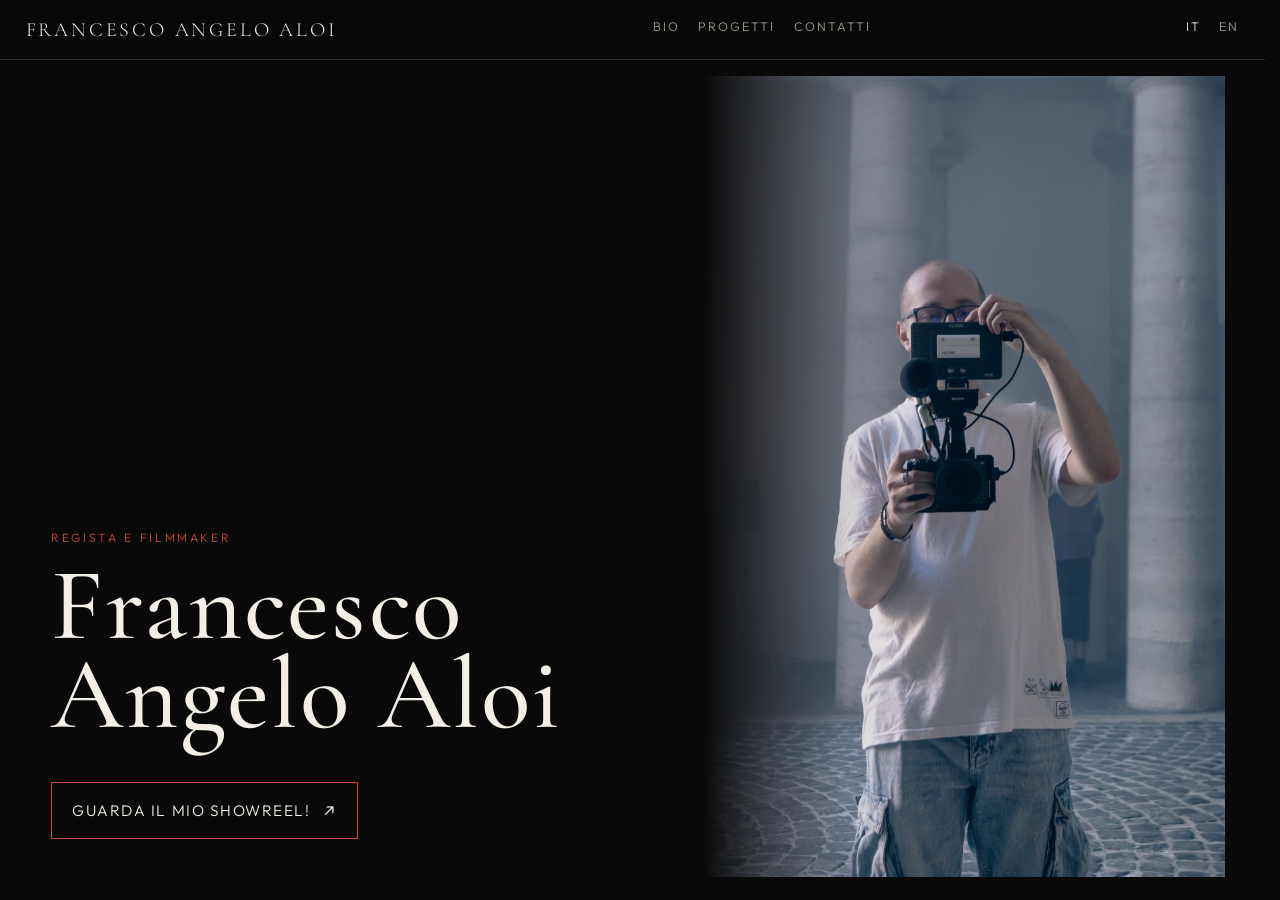
<file: index.html>
<!DOCTYPE html>
<html lang="it">
<head>
  <meta charset="utf-8">
  <meta name="viewport" content="width=device-width, initial-scale=1">
  <title>Francesco Angelo Aloi — Regista e filmmaker</title>
  <meta name="description" content="Francesco Angelo Aloi, regista e filmmaker. Progetti audiovisivi, branded e cinematografici.">
  <link rel="preconnect" href="https://fonts.googleapis.com">
  <link rel="preconnect" href="https://fonts.gstatic.com" crossorigin>
  <link href="https://fonts.googleapis.com/css2?family=Cormorant+Garamond:wght@500;600&family=Outfit:wght@300;400&display=swap" rel="stylesheet">
  <link rel="stylesheet" href="css/site.css">
    <link rel="icon" href="/assets/favicon.ico" sizes="any">
    <link rel="icon" type="image/svg+xml" href="/assets/favicon.svg">
    <link rel="icon" type="image/png" sizes="32x32" href="/assets/favicon-32.png">
    <link rel="icon" type="image/png" sizes="16x16" href="/assets/favicon-16.png">
</head>
<body>
  <header class="nav">
    <a class="brand" href="index.html">Francesco Angelo Aloi</a>
    <nav class="nav-links" aria-label="Pagine">
      <a href="bio.html">Bio</a>
      <a href="progetti.html">Progetti</a>
      <a href="contatti.html">Contatti</a>
    </nav>
    <nav class="langs" aria-label="Lingua">
      <a href="index.html" aria-current="true" lang="it">IT</a>
      <a href="en/index.html" lang="en">EN</a>
    </nav>
  </header>
  <main class="hero">
    <div class="hero-copy">
      <p class="kicker">Regista e filmmaker</p>
      <h1>Francesco<br>Angelo Aloi</h1>
      <div class="actions hero-actions">
        <a class="showreel-cta" href="https://www.youtube.com/watch?v=T7Sy6mtHRzk">Guarda il mio Showreel!</a>
      </div>
    </div>
    <figure class="hero-still">
      <img src="images/portrait.jpg" alt="Francesco Angelo Aloi con una camera in una sala con colonne, nella nebbia">
    </figure>
  </main>
</body>
</html>
</file>
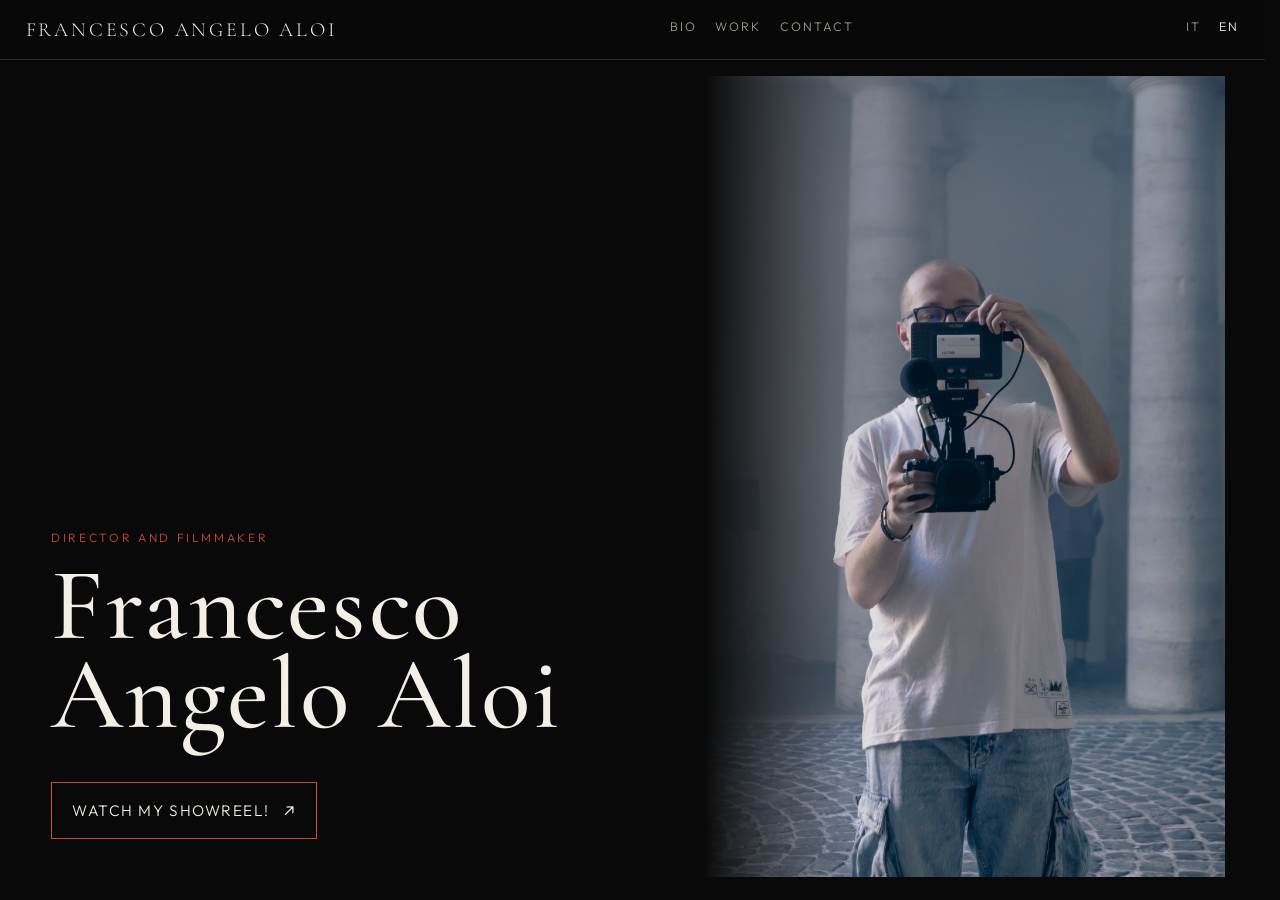
<file: en/index.html>
<!DOCTYPE html>
<html lang="en">
<head>
  <meta charset="utf-8">
  <meta name="viewport" content="width=device-width, initial-scale=1">
  <title>Francesco Angelo Aloi — Director and filmmaker</title>
  <meta name="description" content="Francesco Angelo Aloi, director and filmmaker. Audiovisual, branded, and cinematic work.">
  <link rel="preconnect" href="https://fonts.googleapis.com">
  <link rel="preconnect" href="https://fonts.gstatic.com" crossorigin>
  <link href="https://fonts.googleapis.com/css2?family=Cormorant+Garamond:wght@500;600&family=Outfit:wght@300;400&display=swap" rel="stylesheet">
  <link rel="stylesheet" href="../css/site.css">
    <link rel="icon" href="/assets/favicon.ico" sizes="any">
    <link rel="icon" type="image/svg+xml" href="/assets/favicon.svg">
    <link rel="icon" type="image/png" sizes="32x32" href="/assets/favicon-32.png">
    <link rel="icon" type="image/png" sizes="16x16" href="/assets/favicon-16.png">
</head>
<body>
  <header class="nav">
    <a class="brand" href="index.html">Francesco Angelo Aloi</a>
    <nav class="nav-links" aria-label="Pages">
      <a href="bio.html">Bio</a>
      <a href="work.html">Work</a>
      <a href="contact.html">Contact</a>
    </nav>
    <nav class="langs" aria-label="Language">
      <a href="../index.html" lang="it">IT</a>
      <a href="index.html" aria-current="true" lang="en">EN</a>
    </nav>
  </header>
  <main class="hero">
    <div class="hero-copy">
      <p class="kicker">Director and filmmaker</p>
      <h1>Francesco<br>Angelo Aloi</h1>
      <div class="actions hero-actions">
        <a class="showreel-cta" href="https://www.youtube.com/watch?v=T7Sy6mtHRzk">Watch my Showreel!</a>
      </div>
    </div>
    <figure class="hero-still">
      <img src="../images/portrait.jpg" alt="Francesco Angelo Aloi holding a camera in a foggy hall of columns">
    </figure>
  </main>
</body>
</html>
</file>
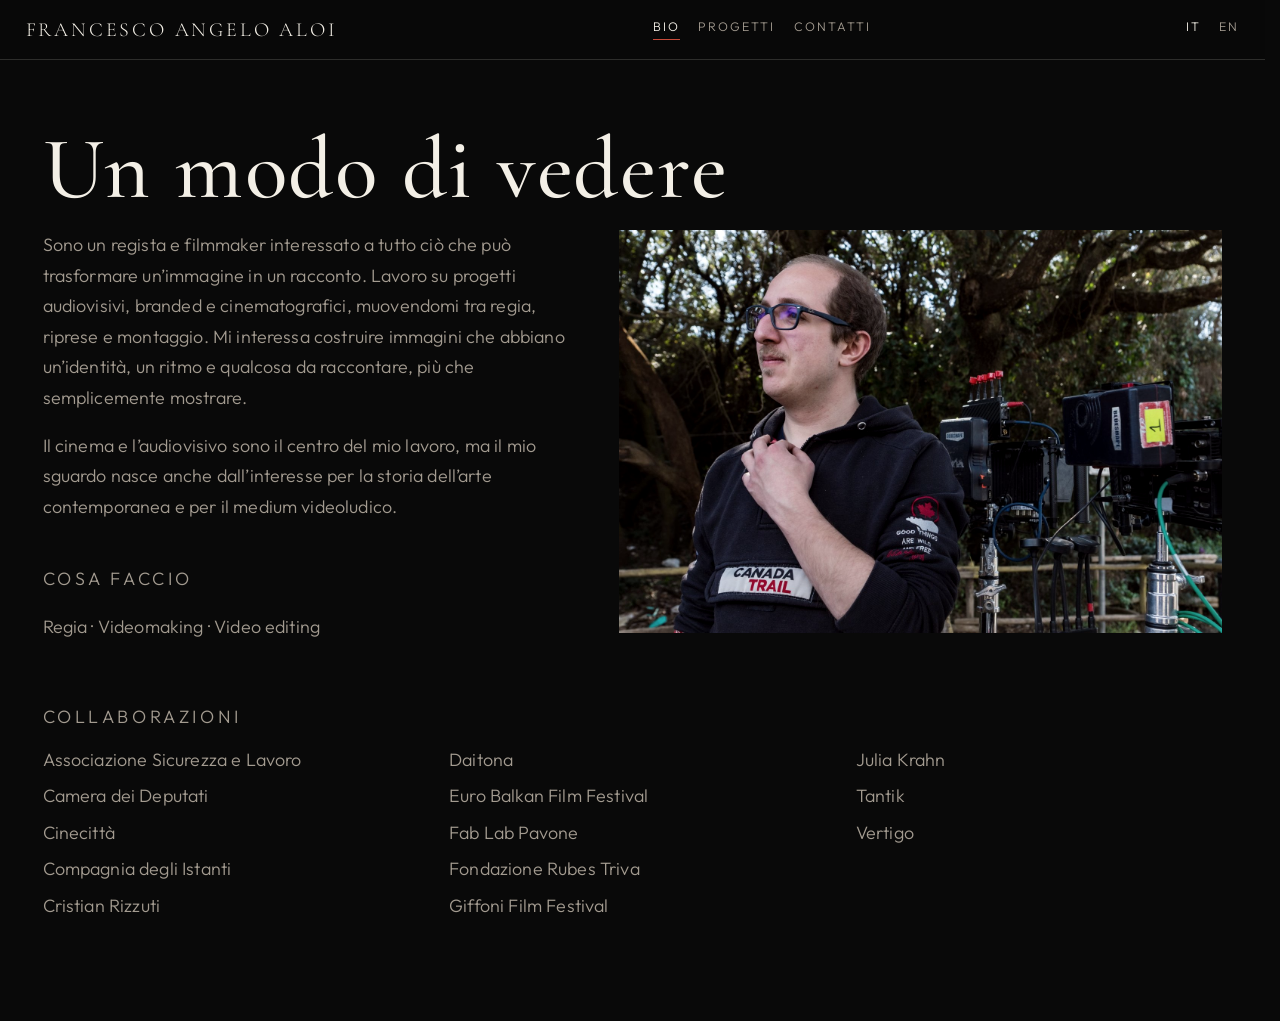
<file: bio.html>
<!DOCTYPE html>
<html lang="it">
<head>
  <meta charset="utf-8">
  <meta name="viewport" content="width=device-width, initial-scale=1">
  <title>Bio — Francesco Angelo Aloi</title>
  <link rel="preconnect" href="https://fonts.googleapis.com">
  <link rel="preconnect" href="https://fonts.gstatic.com" crossorigin>
  <link href="https://fonts.googleapis.com/css2?family=Cormorant+Garamond:wght@500;600&family=Outfit:wght@300;400&display=swap" rel="stylesheet">
  <link rel="stylesheet" href="css/site.css">
    <link rel="icon" href="/assets/favicon.ico" sizes="any">
    <link rel="icon" type="image/svg+xml" href="/assets/favicon.svg">
    <link rel="icon" type="image/png" sizes="32x32" href="/assets/favicon-32.png">
    <link rel="icon" type="image/png" sizes="16x16" href="/assets/favicon-16.png">
</head>
<body>
  <header class="nav">
    <a class="brand" href="index.html">Francesco Angelo Aloi</a>
    <nav class="nav-links" aria-label="Pagine">
      <a href="bio.html" aria-current="page">Bio</a>
      <a href="progetti.html">Progetti</a>
      <a href="contatti.html">Contatti</a>
    </nav>
    <nav class="langs" aria-label="Lingua">
      <a href="bio.html" aria-current="true" lang="it">IT</a>
      <a href="en/bio.html" lang="en">EN</a>
    </nav>
  </header>
  <main class="page page-wide prose">
    <h1>Un modo di vedere</h1>
    <div class="bio-intro">
      <div class="bio-text">
        <p>Sono un regista e filmmaker interessato a tutto ciò che può trasformare un’immagine in un racconto. Lavoro su progetti audiovisivi, branded e cinematografici, muovendomi tra regia, riprese e montaggio. Mi interessa costruire immagini che abbiano un’identità, un ritmo e qualcosa da raccontare, più che semplicemente mostrare.</p>
        <p>Il cinema e l’audiovisivo sono il centro del mio lavoro, ma il mio sguardo nasce anche dall’interesse per la storia dell’arte contemporanea e per il medium videoludico.</p>
        <p class="section-label">Cosa faccio</p>
        <p class="roles">Regia · Videomaking · Video editing</p>
      </div>
      <figure class="bio-photo"><img src="images/bio.jpg" width="1600" height="1066" alt="Francesco Angelo Aloi sul set, accanto a una macchina da presa"></figure>
    </div>
    <p class="section-label">Collaborazioni</p>
    <ul class="collab-list">
      <li>Associazione Sicurezza e Lavoro</li>
      <li>Camera dei Deputati</li>
      <li>Cinecittà</li>
      <li>Compagnia degli Istanti</li>
      <li>Cristian Rizzuti</li>
      <li>Daitona</li>
      <li>Euro Balkan Film Festival</li>
      <li>Fab Lab Pavone</li>
      <li>Fondazione Rubes Triva</li>
      <li>Giffoni Film Festival</li>
      <li>Julia Krahn</li>
      <li>Tantik</li>
      <li>Vertigo</li>
    </ul>
  </main>
</body>
</html>
</file>
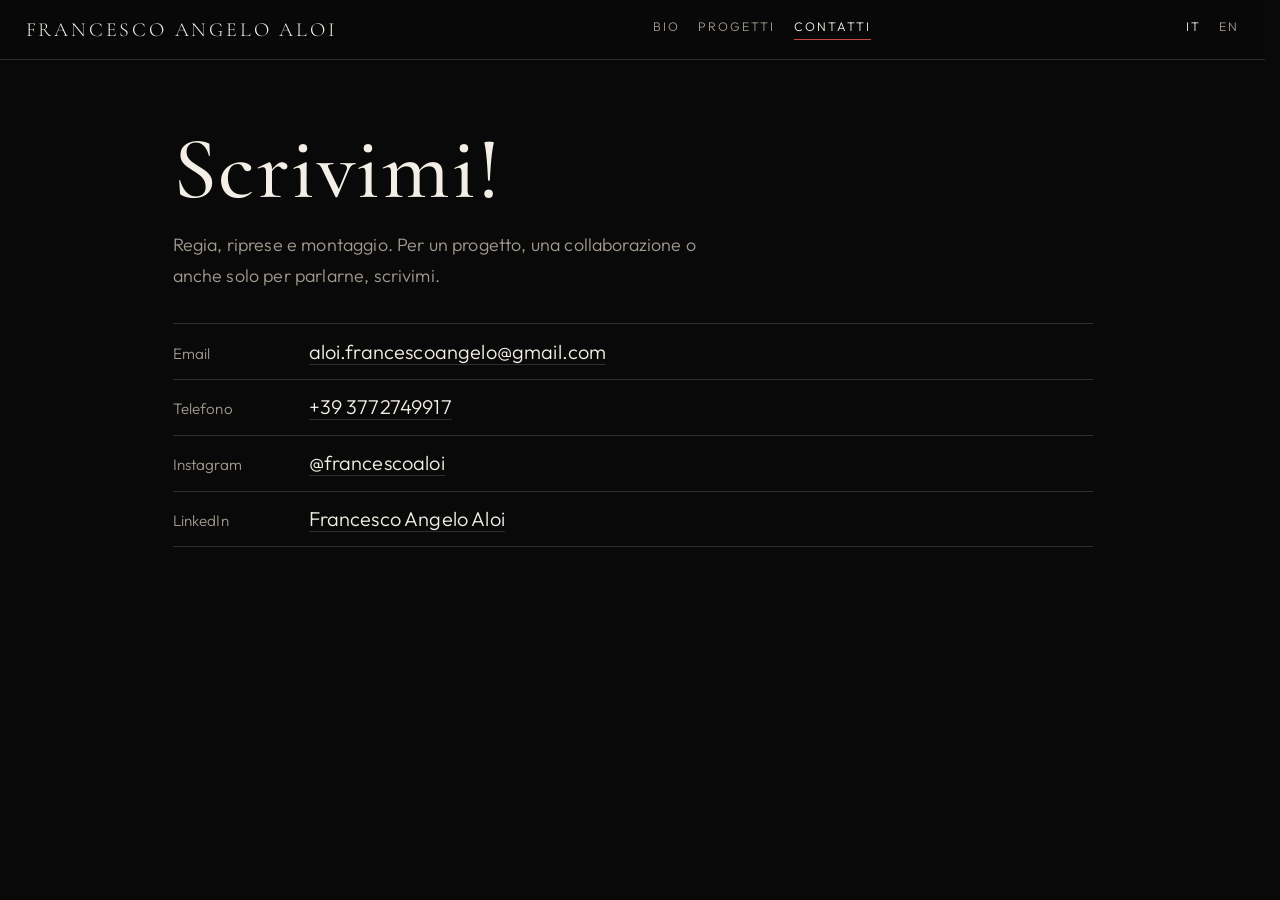
<file: contatti.html>
<!DOCTYPE html>
<html lang="it">
<head>
  <meta charset="utf-8">
  <meta name="viewport" content="width=device-width, initial-scale=1">
  <title>Contatti — Francesco Angelo Aloi</title>
  <link rel="preconnect" href="https://fonts.googleapis.com">
  <link rel="preconnect" href="https://fonts.gstatic.com" crossorigin>
  <link href="https://fonts.googleapis.com/css2?family=Cormorant+Garamond:wght@500;600&family=Outfit:wght@300;400&display=swap" rel="stylesheet">
  <link rel="stylesheet" href="css/site.css">
    <link rel="icon" href="/assets/favicon.ico" sizes="any">
    <link rel="icon" type="image/svg+xml" href="/assets/favicon.svg">
    <link rel="icon" type="image/png" sizes="32x32" href="/assets/favicon-32.png">
    <link rel="icon" type="image/png" sizes="16x16" href="/assets/favicon-16.png">
</head>
<body>
  <header class="nav">
    <a class="brand" href="index.html">Francesco Angelo Aloi</a>
    <nav class="nav-links" aria-label="Pagine">
      <a href="bio.html">Bio</a>
      <a href="progetti.html">Progetti</a>
      <a href="contatti.html" aria-current="page">Contatti</a>
    </nav>
    <nav class="langs" aria-label="Lingua">
      <a href="contatti.html" aria-current="true" lang="it">IT</a>
      <a href="en/contact.html" lang="en">EN</a>
    </nav>
  </header>
  <main class="page">
    <h1>Scrivimi!</h1>
    <p class="contact-lede">Regia, riprese e montaggio. Per un progetto, una collaborazione o anche solo per parlarne, scrivimi.</p>
    <ul class="contact-list">
      <li><span class="contact-label">Email</span><a href="mailto:aloi.francescoangelo@gmail.com">aloi.francescoangelo@gmail.com</a></li>
      <li><span class="contact-label">Telefono</span><a href="tel:+393772749917">+39 3772749917</a></li>
      <li><span class="contact-label">Instagram</span><a href="https://www.instagram.com/francescoaloi/">@francescoaloi</a></li>
      <li><span class="contact-label">LinkedIn</span><a href="https://www.linkedin.com/in/francesco-angelo-aloi/">Francesco Angelo Aloi</a></li>
    </ul>
  </main>
</body>
</html>
</file>
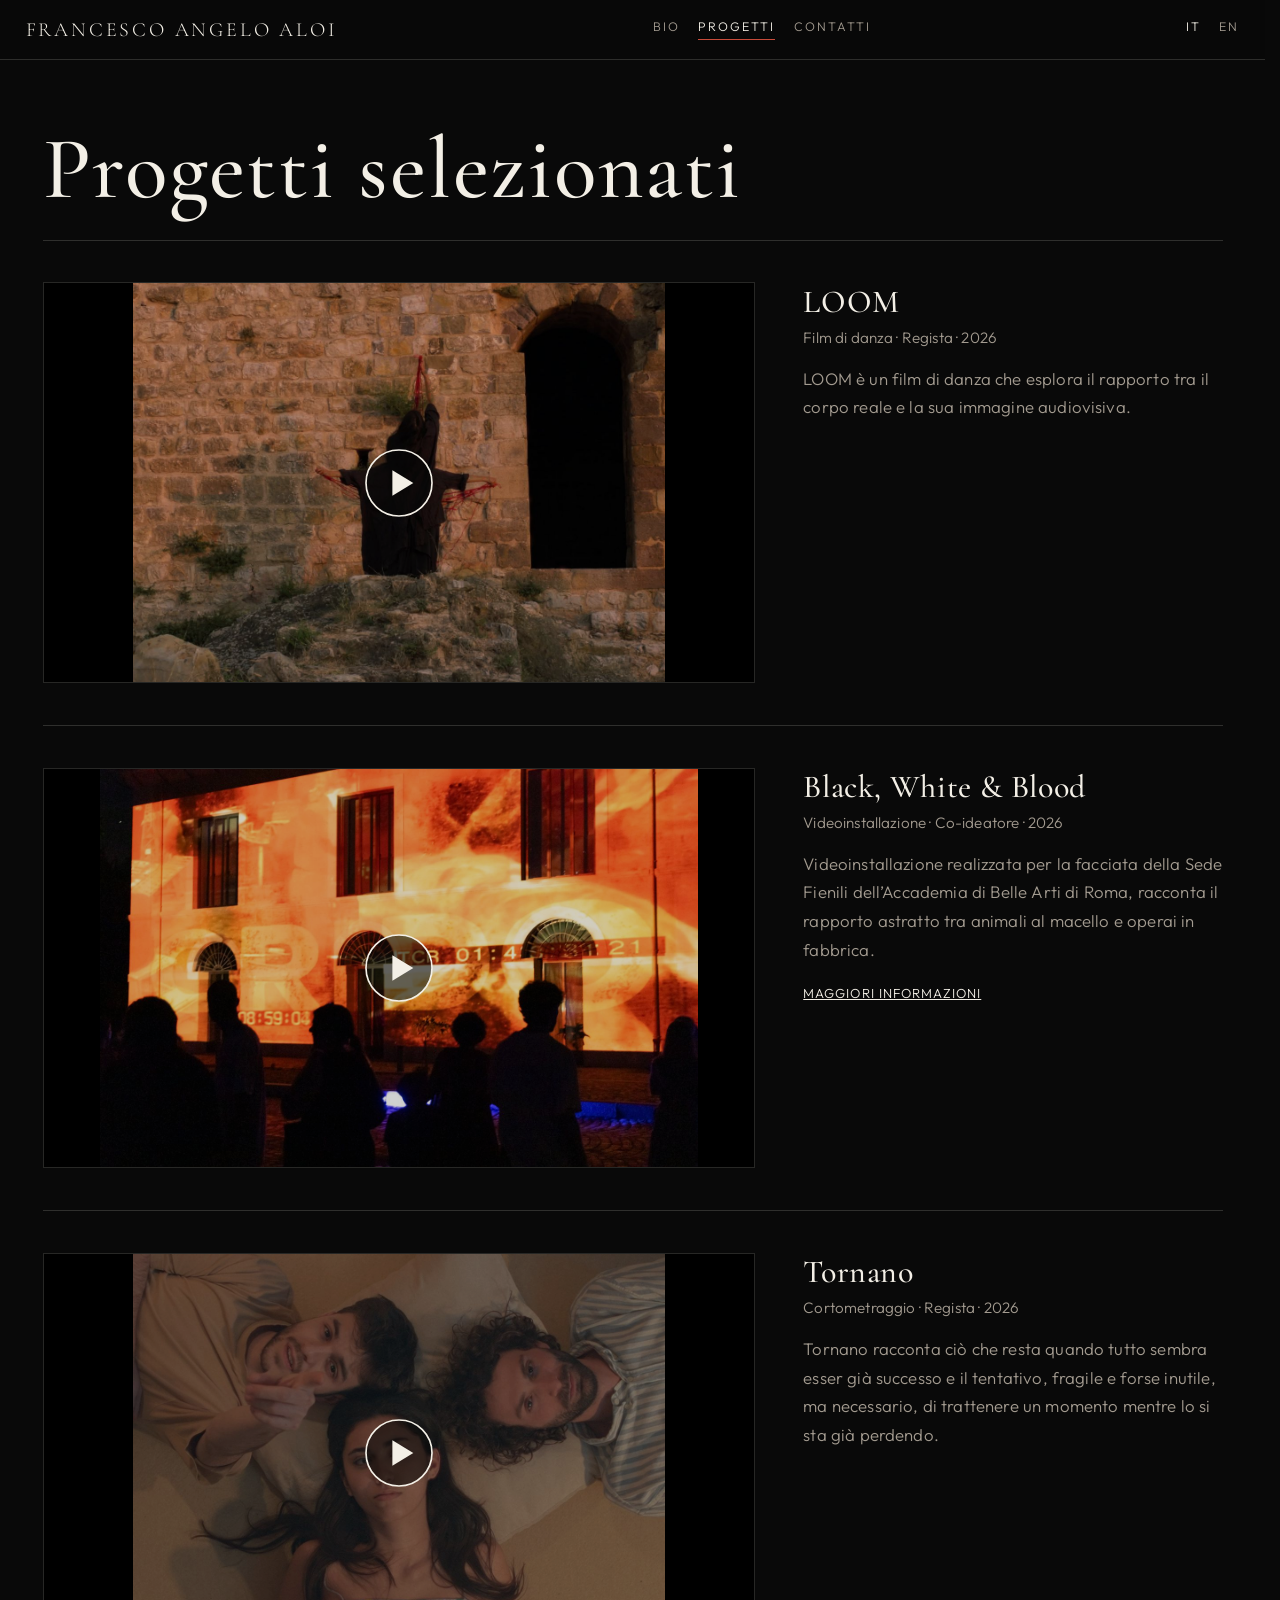
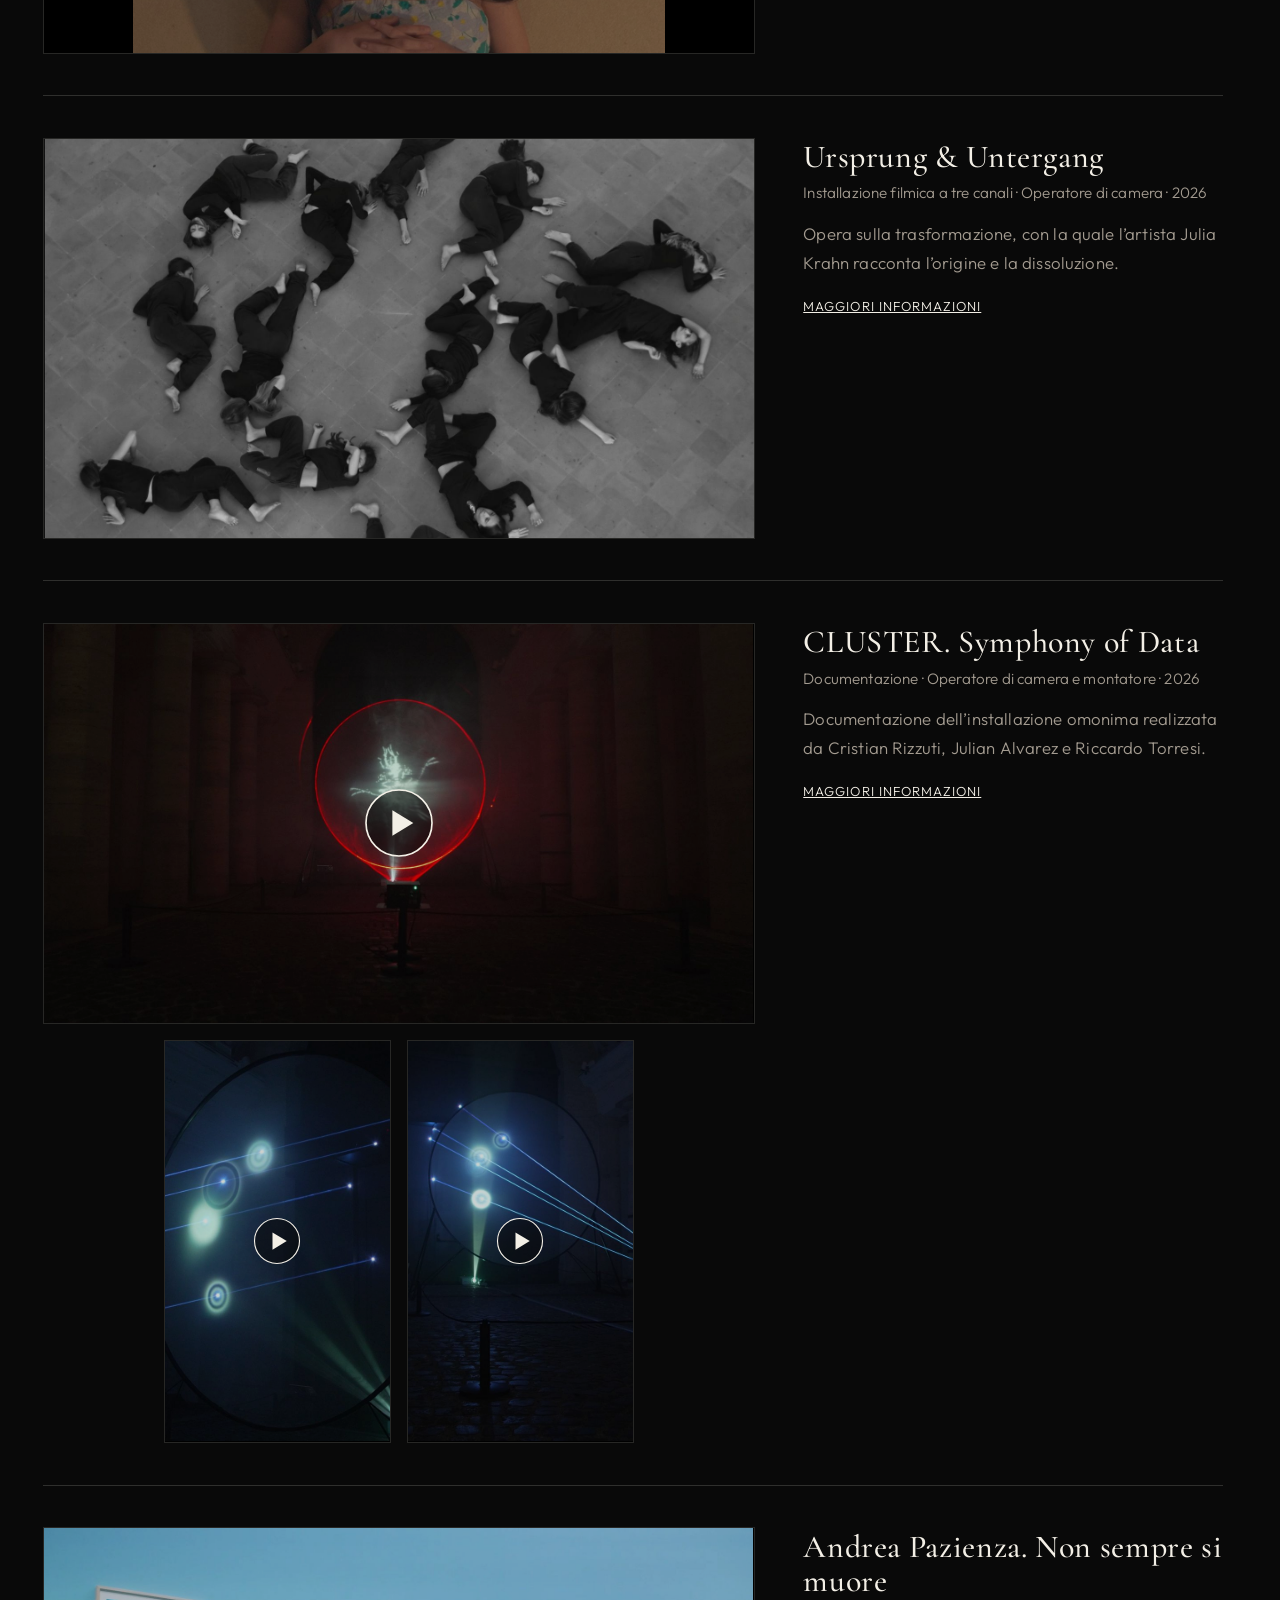
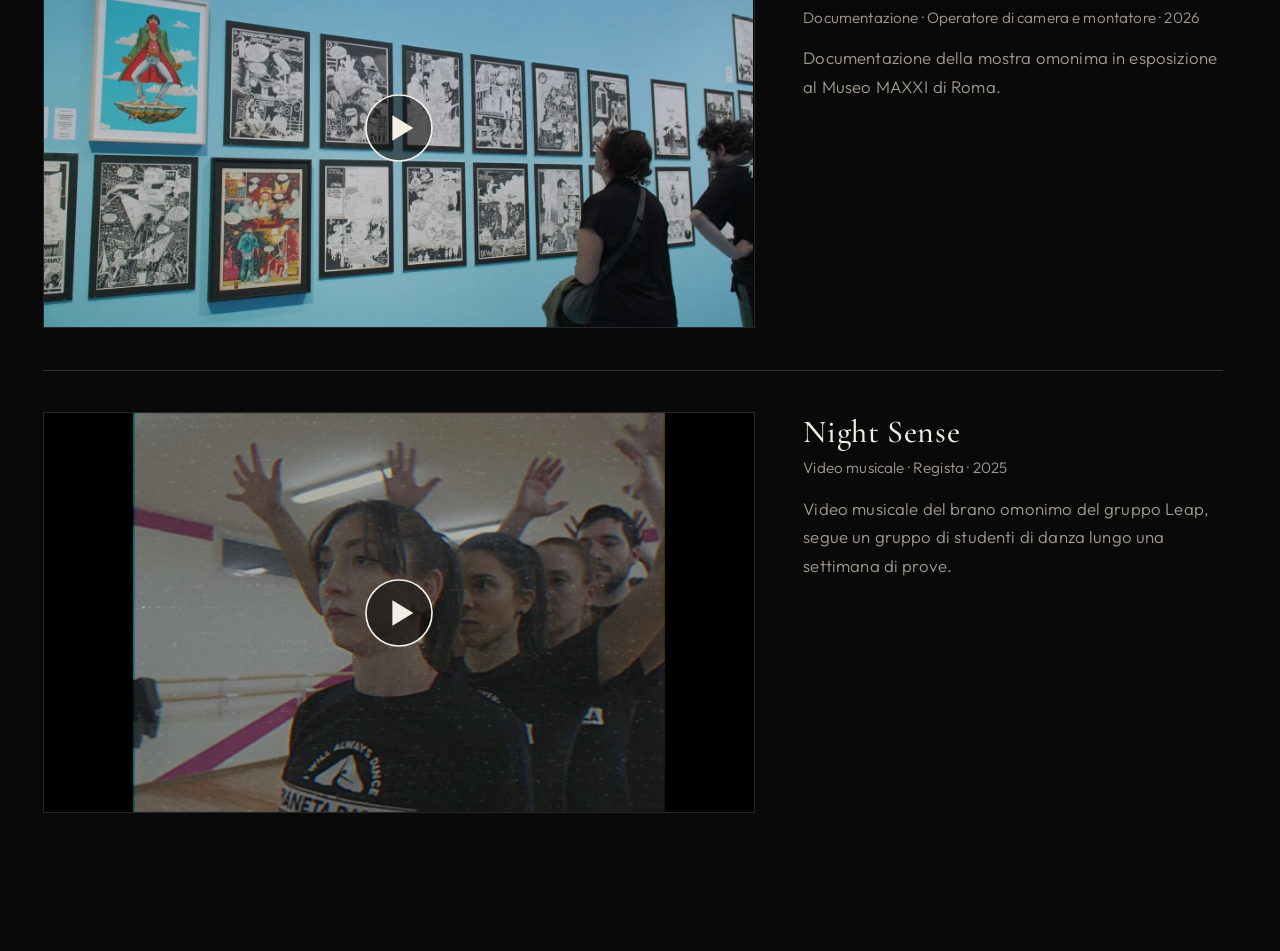
<file: progetti.html>
<!DOCTYPE html>
<html lang="it">
<head>
  <meta charset="utf-8">
  <meta name="viewport" content="width=device-width, initial-scale=1">
  <title>Progetti selezionati — Francesco Angelo Aloi</title>
  <link rel="preconnect" href="https://fonts.googleapis.com">
  <link rel="preconnect" href="https://fonts.gstatic.com" crossorigin>
  <link href="https://fonts.googleapis.com/css2?family=Cormorant+Garamond:wght@500;600&family=Outfit:wght@300;400&display=swap" rel="stylesheet">
  <link rel="stylesheet" href="css/site.css">
    <link rel="icon" href="/assets/favicon.ico" sizes="any">
    <link rel="icon" type="image/svg+xml" href="/assets/favicon.svg">
    <link rel="icon" type="image/png" sizes="32x32" href="/assets/favicon-32.png">
    <link rel="icon" type="image/png" sizes="16x16" href="/assets/favicon-16.png">
</head>
<body>
  <header class="nav">
    <a class="brand" href="index.html">Francesco Angelo Aloi</a>
    <nav class="nav-links" aria-label="Pagine">
      <a href="bio.html">Bio</a>
      <a href="progetti.html" aria-current="page">Progetti</a>
      <a href="contatti.html">Contatti</a>
    </nav>
    <nav class="langs" aria-label="Lingua">
      <a href="progetti.html" aria-current="true" lang="it">IT</a>
      <a href="en/work.html" lang="en">EN</a>
    </nav>
  </header>
  <main class="page page-wide">
    <h1>Progetti selezionati</h1>
    <ul class="work">
      <li class="work-item">
        <div class="work-text">
          <h2>LOOM</h2>
          <p class="role">Film di danza · Regista · 2026</p>
          <p class="desc">LOOM è un film di danza che esplora il rapporto tra il corpo reale e la sua immagine audiovisiva.</p>
        </div>
        <div class="project-videos">
          <div class="video-frame"><a class="video-cover" href="https://www.youtube.com/watch?v=_2-_S6xG1E4" data-embed="https://www.youtube-nocookie.com/embed/_2-_S6xG1E4" data-title="LOOM — film di danza" data-allow="accelerometer; autoplay; clipboard-write; encrypted-media; gyroscope; picture-in-picture; web-share" aria-label="Riproduci: LOOM — film di danza"><img src="images/covers/loom.jpg" width="1200" height="900" alt="" loading="lazy" decoding="async"><span class="play-icon" aria-hidden="true"><svg viewBox="0 0 64 64" focusable="false"><circle cx="32" cy="32" r="30"/><path d="M26 20.5v23l19-11.5z"/></svg></span></a></div>
        </div>
      </li>
      <li class="work-item">
        <div class="work-text">
          <h2>Black, White &amp; Blood</h2>
          <p class="role">Videoinstallazione · Co-ideatore · 2026</p>
          <p class="desc">Videoinstallazione realizzata per la facciata della Sede Fienili dell’Accademia di Belle Arti di Roma, racconta il rapporto astratto tra animali al macello e operai in fabbrica.</p>
          <div class="links"><a href="https://abaroma.it/attivita/archlive-av-performance-night-2026/">Maggiori informazioni</a></div>
        </div>
        <div class="project-videos">
          <div class="video-frame"><a class="video-cover" href="https://www.youtube.com/watch?v=rMjU7G8_HW8" data-embed="https://www.youtube-nocookie.com/embed/rMjU7G8_HW8" data-title="Black, White & Blood — video" data-allow="accelerometer; autoplay; clipboard-write; encrypted-media; gyroscope; picture-in-picture; web-share" aria-label="Riproduci: Black, White & Blood — video"><img src="images/covers/black-white-blood.jpg" width="1350" height="900" alt="" loading="lazy" decoding="async"><span class="play-icon" aria-hidden="true"><svg viewBox="0 0 64 64" focusable="false"><circle cx="32" cy="32" r="30"/><path d="M26 20.5v23l19-11.5z"/></svg></span></a></div>
        </div>
      </li>
      <li class="work-item">
        <div class="work-text">
          <h2>Tornano</h2>
          <p class="role">Cortometraggio · Regista · 2026</p>
          <p class="desc">Tornano racconta ciò che resta quando tutto sembra esser già successo e il tentativo, fragile e forse inutile, ma necessario, di trattenere un momento mentre lo si sta già perdendo.</p>
        </div>
        <div class="project-videos">
          <div class="video-frame"><a class="video-cover" href="https://www.youtube.com/watch?v=1xRY7nWIISU" data-embed="https://www.youtube-nocookie.com/embed/1xRY7nWIISU" data-title="Tornano — cortometraggio" data-allow="accelerometer; autoplay; clipboard-write; encrypted-media; gyroscope; picture-in-picture; web-share" aria-label="Riproduci: Tornano — cortometraggio"><img src="images/covers/tornano.jpg" width="1200" height="900" alt="" loading="lazy" decoding="async"><span class="play-icon" aria-hidden="true"><svg viewBox="0 0 64 64" focusable="false"><circle cx="32" cy="32" r="30"/><path d="M26 20.5v23l19-11.5z"/></svg></span></a></div>
        </div>
      </li>
      <li class="work-item">
        <div class="work-text">
          <h2>Ursprung &amp; Untergang</h2>
          <p class="role">Installazione filmica a tre canali · Operatore di camera · 2026</p>
          <p class="desc">Opera sulla trasformazione, con la quale l’artista Julia Krahn racconta l’origine e la dissoluzione.</p>
          <div class="links"><a href="https://www.castelloaragoneseischia.com/it/news/julia-krahn-ursprung-untergang">Maggiori informazioni</a></div>
        </div>
        <div class="project-videos">
          <div class="video-frame"><img src="images/ursprung-untergang.jpg" width="1600" height="900" alt="Fotogramma di Ursprung &amp; Untergang: visto dall’alto, un gruppo di persone vestite di nero sdraiate su un pavimento di pietra" loading="lazy"></div>
        </div>
      </li>
      <li class="work-item">
        <div class="work-text">
          <h2>CLUSTER. Symphony of Data</h2>
          <p class="role">Documentazione · Operatore di camera e montatore · 2026</p>
          <p class="desc">Documentazione dell’installazione omonima realizzata da Cristian Rizzuti, Julian Alvarez e Riccardo Torresi.</p>
          <div class="links"><a href="https://abaroma.it/attivita/cluster-symphony-of-data-2026/" target="_blank" rel="noopener noreferrer">Maggiori informazioni</a></div>
        </div>
        <div class="project-videos">
          <div class="video-frame"><a class="video-cover" href="https://www.youtube.com/watch?v=FUOqk3SOQB0" data-embed="https://www.youtube-nocookie.com/embed/FUOqk3SOQB0" data-title="Cluster. Symphony of Data — video" data-allow="accelerometer; autoplay; clipboard-write; encrypted-media; gyroscope; picture-in-picture; web-share" aria-label="Riproduci: Cluster. Symphony of Data — video"><img src="images/covers/cluster.jpg" width="1600" height="900" alt="" loading="lazy" decoding="async"><span class="play-icon" aria-hidden="true"><svg viewBox="0 0 64 64" focusable="false"><circle cx="32" cy="32" r="30"/><path d="M26 20.5v23l19-11.5z"/></svg></span></a></div>
          <div class="video-frame video-frame-short"><a class="video-cover" href="https://www.youtube.com/watch?v=hZrrw1821Qc" data-embed="https://www.youtube-nocookie.com/embed/hZrrw1821Qc" data-title="Cluster. Symphony of Data — short 1" data-allow="accelerometer; autoplay; clipboard-write; encrypted-media; gyroscope; picture-in-picture; web-share" aria-label="Riproduci: Cluster. Symphony of Data — short 1"><img src="images/covers/cluster-short-1.jpg" width="540" height="960" alt="" loading="lazy" decoding="async"><span class="play-icon" aria-hidden="true"><svg viewBox="0 0 64 64" focusable="false"><circle cx="32" cy="32" r="30"/><path d="M26 20.5v23l19-11.5z"/></svg></span></a></div>
          <div class="video-frame video-frame-short"><a class="video-cover" href="https://www.youtube.com/watch?v=th3Ql_3wxAQ" data-embed="https://www.youtube-nocookie.com/embed/th3Ql_3wxAQ" data-title="Cluster. Symphony of Data — short 2" data-allow="accelerometer; autoplay; clipboard-write; encrypted-media; gyroscope; picture-in-picture; web-share" aria-label="Riproduci: Cluster. Symphony of Data — short 2"><img src="images/covers/cluster-short-2.jpg" width="540" height="960" alt="" loading="lazy" decoding="async"><span class="play-icon" aria-hidden="true"><svg viewBox="0 0 64 64" focusable="false"><circle cx="32" cy="32" r="30"/><path d="M26 20.5v23l19-11.5z"/></svg></span></a></div>
        </div>
      </li>
      <li class="work-item">
        <div class="work-text">
          <h2>Andrea Pazienza. Non sempre si muore</h2>
          <p class="role">Documentazione · Operatore di camera e montatore · 2026</p>
          <p class="desc">Documentazione della mostra omonima in esposizione al Museo MAXXI di Roma.</p>
        </div>
        <div class="project-videos">
          <div class="video-frame"><a class="video-cover" href="https://www.youtube.com/watch?v=7al1gT468wA" data-embed="https://www.youtube-nocookie.com/embed/7al1gT468wA" data-title="Andrea Pazienza. Non sempre si muore — documentazione" data-allow="accelerometer; autoplay; clipboard-write; encrypted-media; gyroscope; picture-in-picture; web-share" aria-label="Riproduci: Andrea Pazienza. Non sempre si muore — documentazione"><img src="images/covers/andrea-pazienza.jpg" width="1600" height="900" alt="" loading="lazy" decoding="async"><span class="play-icon" aria-hidden="true"><svg viewBox="0 0 64 64" focusable="false"><circle cx="32" cy="32" r="30"/><path d="M26 20.5v23l19-11.5z"/></svg></span></a></div>
        </div>
      </li>
      <li class="work-item">
        <div class="work-text">
          <h2>Night Sense</h2>
          <p class="role">Video musicale · Regista · 2025</p>
          <p class="desc">Video musicale del brano omonimo del gruppo Leap, segue un gruppo di studenti di danza lungo una settimana di prove.</p>
        </div>
        <div class="project-videos">
          <div class="video-frame"><a class="video-cover" href="https://vimeo.com/1056424059" data-embed="https://player.vimeo.com/video/1056424059" data-title="Night Sense — video musicale" data-allow="autoplay; fullscreen; picture-in-picture" aria-label="Riproduci: Night Sense — video musicale"><img src="images/covers/night-sense.jpg" width="1200" height="900" alt="" loading="lazy" decoding="async"><span class="play-icon" aria-hidden="true"><svg viewBox="0 0 64 64" focusable="false"><circle cx="32" cy="32" r="30"/><path d="M26 20.5v23l19-11.5z"/></svg></span></a></div>
        </div>
      </li>
    </ul>
  </main>

  <button class="back-to-top" type="button" aria-label="Torna in cima" title="Torna in cima">
    <span aria-hidden="true">↑</span>
  </button>
  <script>
    (() => {
      const covers = document.querySelectorAll('.video-cover');
      covers.forEach((cover) => {
        cover.addEventListener('click', (event) => {
          event.preventDefault();
          const src = cover.dataset.embed;
          const iframe = document.createElement('iframe');
          iframe.src = src + (src.includes('?') ? '&' : '?') + 'autoplay=1';
          iframe.title = cover.dataset.title;
          iframe.allow = cover.dataset.allow;
          iframe.setAttribute('allowfullscreen', '');
          cover.replaceWith(iframe);
          iframe.focus();
        });
      });
    })();

    (() => {
      const items = document.querySelectorAll('.work > li');
      const reduce = window.matchMedia('(prefers-reduced-motion: reduce)').matches;
      if (!('IntersectionObserver' in window) || reduce) return;
      const observer = new IntersectionObserver((entries) => {
        entries.forEach((entry) => {
          if (!entry.isIntersecting) return;
          entry.target.classList.add('is-revealed');
          observer.unobserve(entry.target);
        });
      }, { rootMargin: '0px 0px -8% 0px', threshold: 0.08 });
      items.forEach((item) => {
        item.classList.add('reveal');
        observer.observe(item);
      });
    })();

    (() => {
      const button = document.querySelector('.back-to-top');
      if (!button) return;
      const updateVisibility = () => {
        button.classList.toggle('is-visible', window.scrollY > 300);
      };
      button.addEventListener('click', () => {
        window.scrollTo({ top: 0, behavior: 'smooth' });
      });
      window.addEventListener('scroll', updateVisibility, { passive: true });
      updateVisibility();
    })();
  </script>

</body>
</html>
</file>
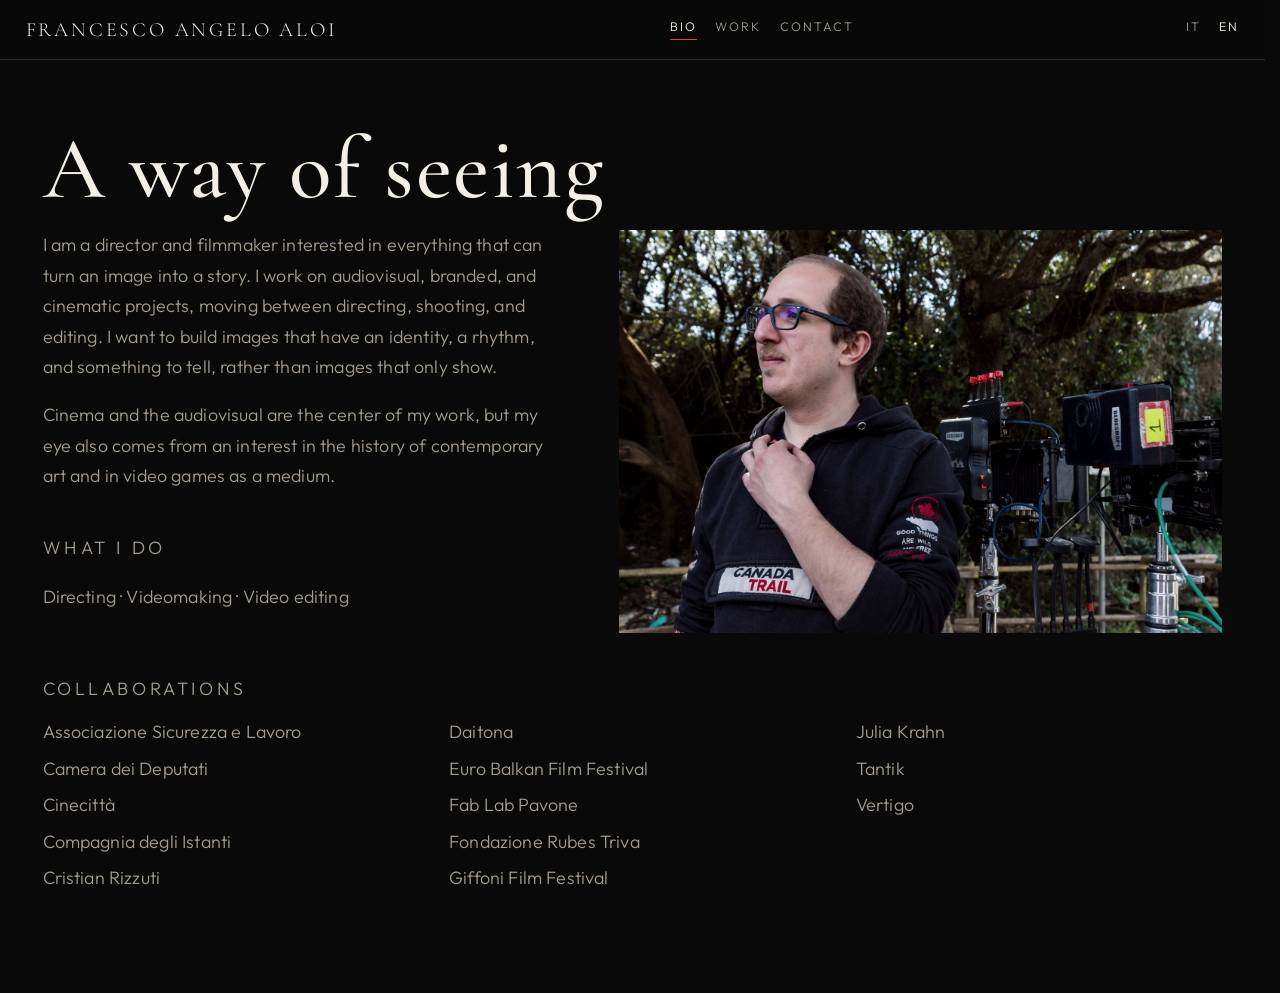
<file: en/bio.html>
<!DOCTYPE html>
<html lang="en">
<head>
  <meta charset="utf-8">
  <meta name="viewport" content="width=device-width, initial-scale=1">
  <title>Bio — Francesco Angelo Aloi</title>
  <link rel="preconnect" href="https://fonts.googleapis.com">
  <link rel="preconnect" href="https://fonts.gstatic.com" crossorigin>
  <link href="https://fonts.googleapis.com/css2?family=Cormorant+Garamond:wght@500;600&family=Outfit:wght@300;400&display=swap" rel="stylesheet">
  <link rel="stylesheet" href="../css/site.css">
    <link rel="icon" href="/assets/favicon.ico" sizes="any">
    <link rel="icon" type="image/svg+xml" href="/assets/favicon.svg">
    <link rel="icon" type="image/png" sizes="32x32" href="/assets/favicon-32.png">
    <link rel="icon" type="image/png" sizes="16x16" href="/assets/favicon-16.png">
</head>
<body>
  <header class="nav">
    <a class="brand" href="index.html">Francesco Angelo Aloi</a>
    <nav class="nav-links" aria-label="Pages">
      <a href="bio.html" aria-current="page">Bio</a>
      <a href="work.html">Work</a>
      <a href="contact.html">Contact</a>
    </nav>
    <nav class="langs" aria-label="Language">
      <a href="../bio.html" lang="it">IT</a>
      <a href="bio.html" aria-current="true" lang="en">EN</a>
    </nav>
  </header>
  <main class="page page-wide prose">
    <h1>A way of seeing</h1>
    <div class="bio-intro">
      <div class="bio-text">
        <p>I am a director and filmmaker interested in everything that can turn an image into a story. I work on audiovisual, branded, and cinematic projects, moving between directing, shooting, and editing. I want to build images that have an identity, a rhythm, and something to tell, rather than images that only show.</p>
        <p>Cinema and the audiovisual are the center of my work, but my eye also comes from an interest in the history of contemporary art and in video games as a medium.</p>
        <p class="section-label">What I do</p>
        <p class="roles">Directing · Videomaking · Video editing</p>
      </div>
      <figure class="bio-photo"><img src="../images/bio.jpg" width="1600" height="1066" alt="Francesco Angelo Aloi on set, next to a cinema camera"></figure>
    </div>
    <p class="section-label">Collaborations</p>
    <ul class="collab-list">
      <li>Associazione Sicurezza e Lavoro</li>
      <li>Camera dei Deputati</li>
      <li>Cinecittà</li>
      <li>Compagnia degli Istanti</li>
      <li>Cristian Rizzuti</li>
      <li>Daitona</li>
      <li>Euro Balkan Film Festival</li>
      <li>Fab Lab Pavone</li>
      <li>Fondazione Rubes Triva</li>
      <li>Giffoni Film Festival</li>
      <li>Julia Krahn</li>
      <li>Tantik</li>
      <li>Vertigo</li>
    </ul>
  </main>
</body>
</html>
</file>
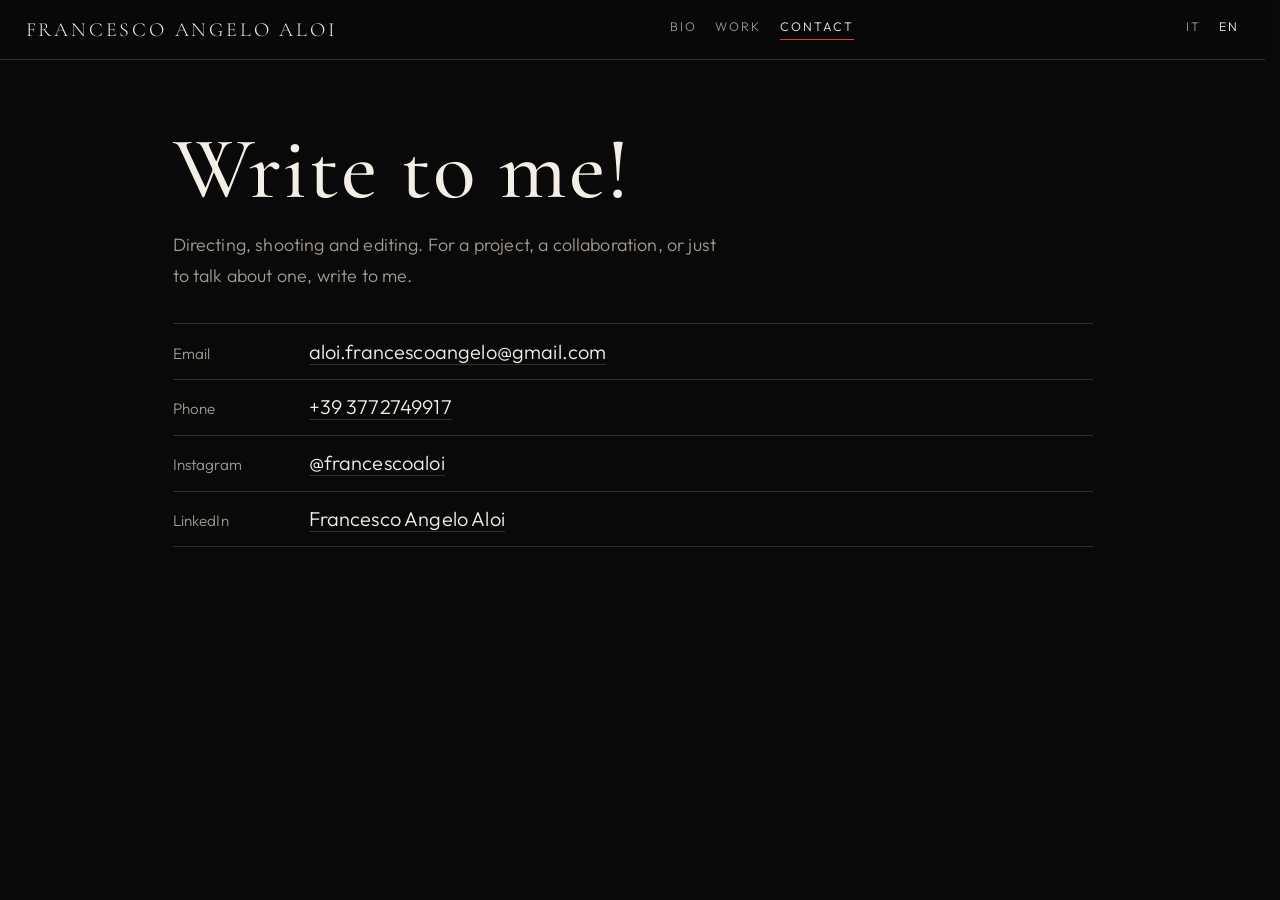
<file: en/contact.html>
<!DOCTYPE html>
<html lang="en">
<head>
  <meta charset="utf-8">
  <meta name="viewport" content="width=device-width, initial-scale=1">
  <title>Contact — Francesco Angelo Aloi</title>
  <link rel="preconnect" href="https://fonts.googleapis.com">
  <link rel="preconnect" href="https://fonts.gstatic.com" crossorigin>
  <link href="https://fonts.googleapis.com/css2?family=Cormorant+Garamond:wght@500;600&family=Outfit:wght@300;400&display=swap" rel="stylesheet">
  <link rel="stylesheet" href="../css/site.css">
    <link rel="icon" href="/assets/favicon.ico" sizes="any">
    <link rel="icon" type="image/svg+xml" href="/assets/favicon.svg">
    <link rel="icon" type="image/png" sizes="32x32" href="/assets/favicon-32.png">
    <link rel="icon" type="image/png" sizes="16x16" href="/assets/favicon-16.png">
</head>
<body>
  <header class="nav">
    <a class="brand" href="index.html">Francesco Angelo Aloi</a>
    <nav class="nav-links" aria-label="Pages">
      <a href="bio.html">Bio</a>
      <a href="work.html">Work</a>
      <a href="contact.html" aria-current="page">Contact</a>
    </nav>
    <nav class="langs" aria-label="Language">
      <a href="../contatti.html" lang="it">IT</a>
      <a href="contact.html" aria-current="true" lang="en">EN</a>
    </nav>
  </header>
  <main class="page">
    <h1>Write to me!</h1>
    <p class="contact-lede">Directing, shooting and editing. For a project, a collaboration, or just to talk about one, write to me.</p>
    <ul class="contact-list">
      <li><span class="contact-label">Email</span><a href="mailto:aloi.francescoangelo@gmail.com">aloi.francescoangelo@gmail.com</a></li>
      <li><span class="contact-label">Phone</span><a href="tel:+393772749917">+39 3772749917</a></li>
      <li><span class="contact-label">Instagram</span><a href="https://www.instagram.com/francescoaloi/">@francescoaloi</a></li>
      <li><span class="contact-label">LinkedIn</span><a href="https://www.linkedin.com/in/francesco-angelo-aloi/">Francesco Angelo Aloi</a></li>
    </ul>
  </main>
</body>
</html>
</file>
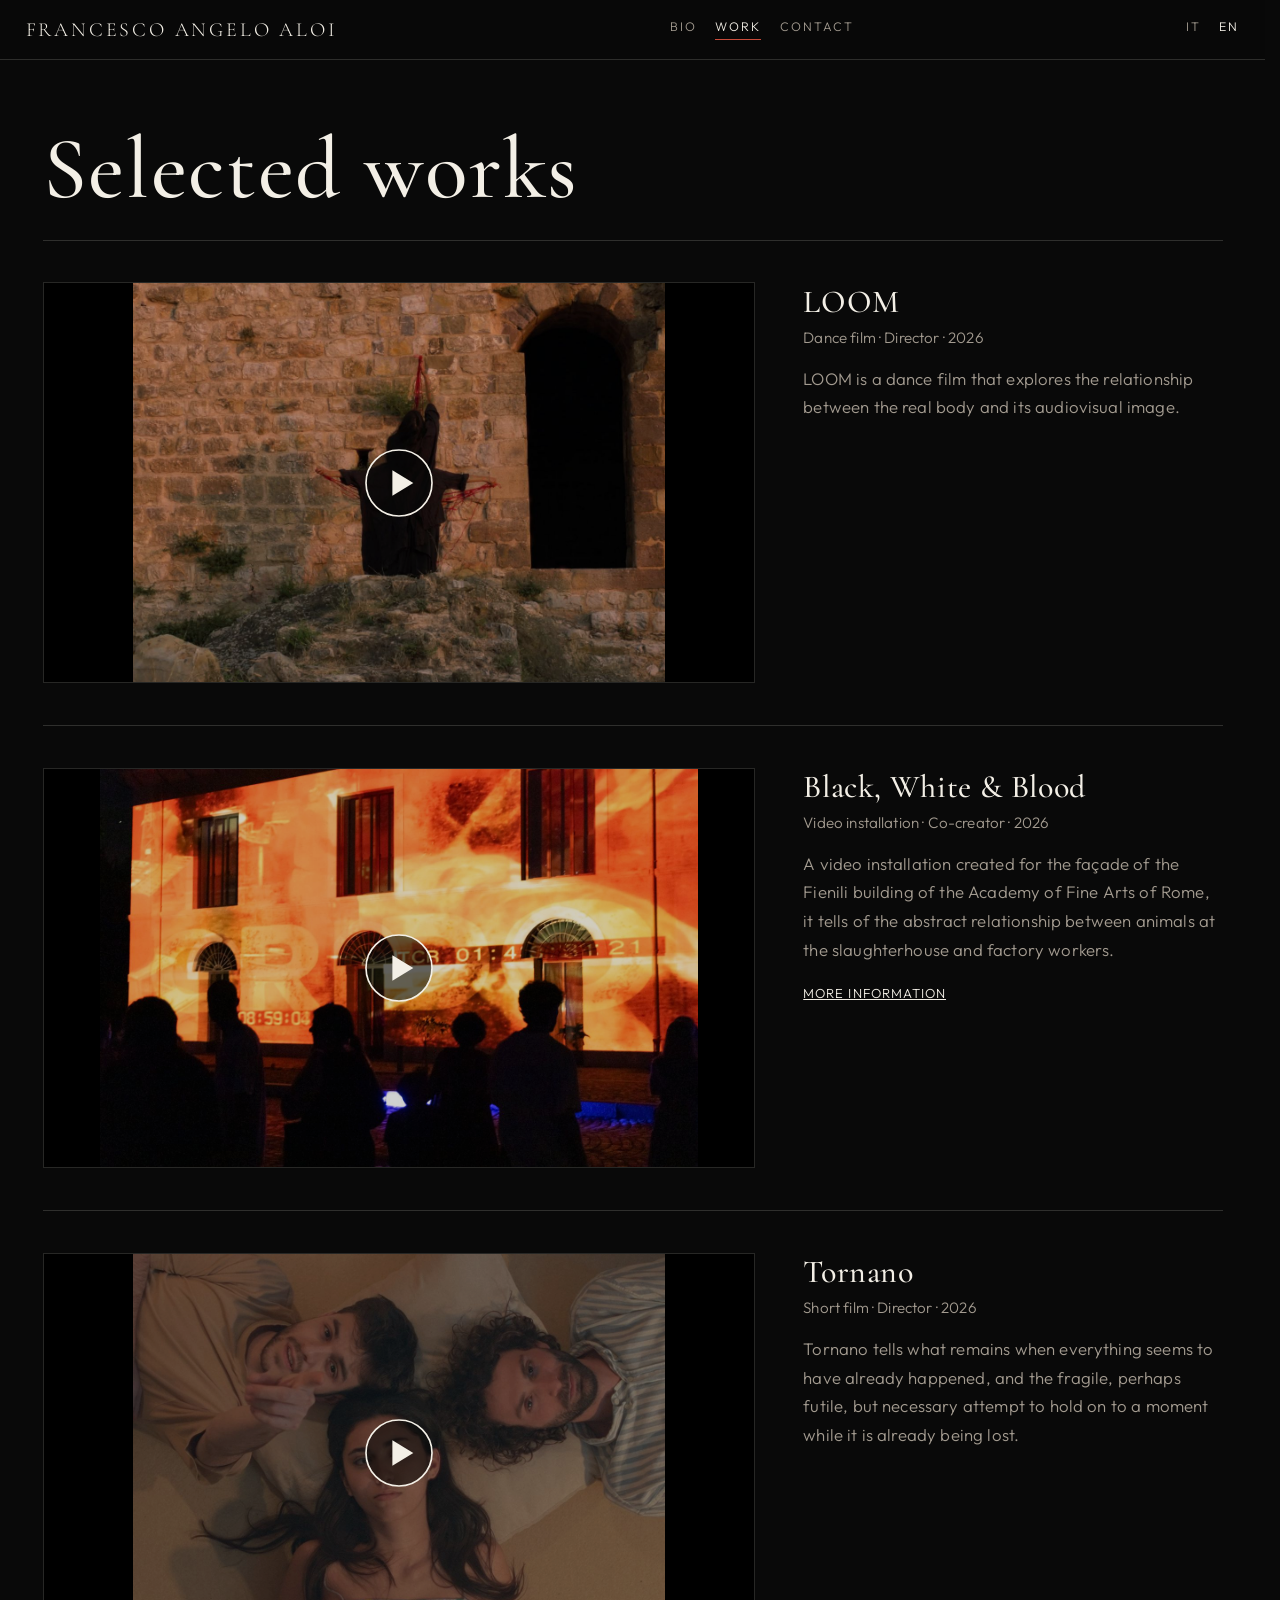
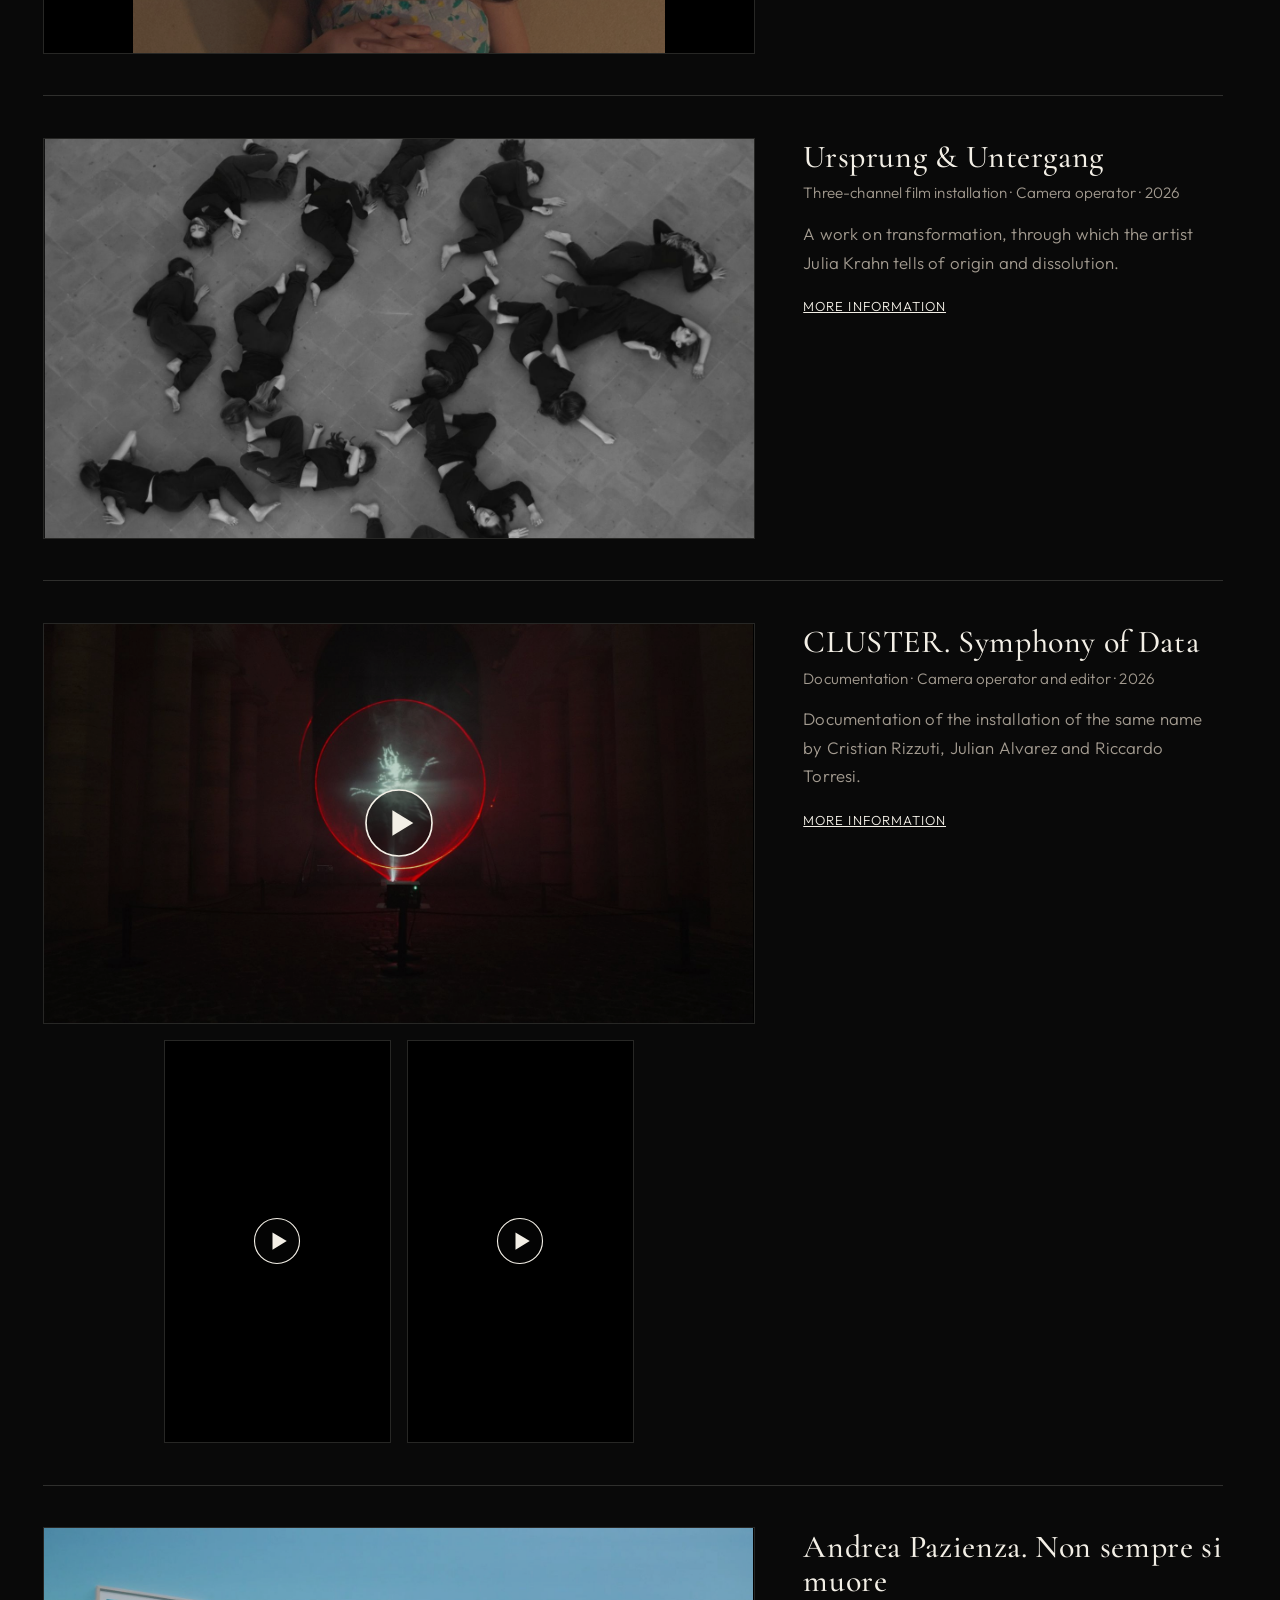
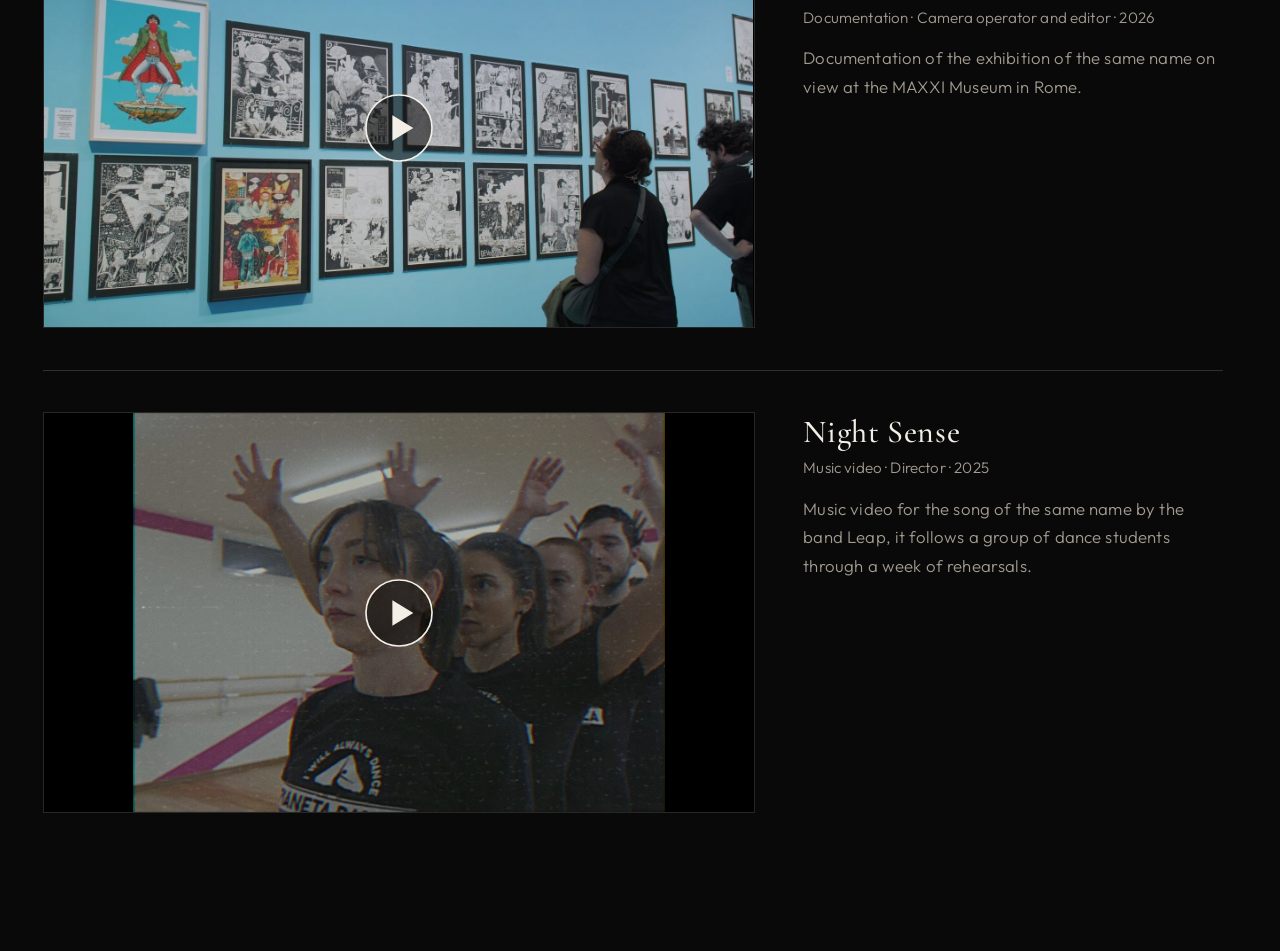
<file: en/work.html>
<!DOCTYPE html>
<html lang="en">
<head>
  <meta charset="utf-8">
  <meta name="viewport" content="width=device-width, initial-scale=1">
  <title>Selected works — Francesco Angelo Aloi</title>
  <link rel="preconnect" href="https://fonts.googleapis.com">
  <link rel="preconnect" href="https://fonts.gstatic.com" crossorigin>
  <link href="https://fonts.googleapis.com/css2?family=Cormorant+Garamond:wght@500;600&family=Outfit:wght@300;400&display=swap" rel="stylesheet">
  <link rel="stylesheet" href="../css/site.css">
    <link rel="icon" href="/assets/favicon.ico" sizes="any">
    <link rel="icon" type="image/svg+xml" href="/assets/favicon.svg">
    <link rel="icon" type="image/png" sizes="32x32" href="/assets/favicon-32.png">
    <link rel="icon" type="image/png" sizes="16x16" href="/assets/favicon-16.png">
</head>
<body>
  <header class="nav">
    <a class="brand" href="index.html">Francesco Angelo Aloi</a>
    <nav class="nav-links" aria-label="Pages">
      <a href="bio.html">Bio</a>
      <a href="work.html" aria-current="page">Work</a>
      <a href="contact.html">Contact</a>
    </nav>
    <nav class="langs" aria-label="Language">
      <a href="../progetti.html" lang="it">IT</a>
      <a href="work.html" aria-current="true" lang="en">EN</a>
    </nav>
  </header>
  <main class="page page-wide">
    <h1>Selected works</h1>
    <ul class="work">
      <li class="work-item">
        <div class="work-text">
          <h2>LOOM</h2>
          <p class="role">Dance film · Director · 2026</p>
          <p class="desc">LOOM is a dance film that explores the relationship between the real body and its audiovisual image.</p>
        </div>
        <div class="project-videos">
          <div class="video-frame"><a class="video-cover" href="https://www.youtube.com/watch?v=_2-_S6xG1E4" data-embed="https://www.youtube-nocookie.com/embed/_2-_S6xG1E4" data-title="LOOM — dance film" data-allow="accelerometer; autoplay; clipboard-write; encrypted-media; gyroscope; picture-in-picture; web-share" aria-label="Play: LOOM — dance film"><img src="../images/covers/loom.jpg" width="1200" height="900" alt="" loading="lazy" decoding="async"><span class="play-icon" aria-hidden="true"><svg viewBox="0 0 64 64" focusable="false"><circle cx="32" cy="32" r="30"/><path d="M26 20.5v23l19-11.5z"/></svg></span></a></div>
        </div>
      </li>
      <li class="work-item">
        <div class="work-text">
          <h2>Black, White &amp; Blood</h2>
          <p class="role">Video installation · Co-creator · 2026</p>
          <p class="desc">A video installation created for the façade of the Fienili building of the Academy of Fine Arts of Rome, it tells of the abstract relationship between animals at the slaughterhouse and factory workers.</p>
          <div class="links"><a href="https://abaroma.it/attivita/archlive-av-performance-night-2026/">More information</a></div>
        </div>
        <div class="project-videos">
          <div class="video-frame"><a class="video-cover" href="https://www.youtube.com/watch?v=rMjU7G8_HW8" data-embed="https://www.youtube-nocookie.com/embed/rMjU7G8_HW8" data-title="Black, White & Blood — video" data-allow="accelerometer; autoplay; clipboard-write; encrypted-media; gyroscope; picture-in-picture; web-share" aria-label="Play: Black, White & Blood — video"><img src="../images/covers/black-white-blood.jpg" width="1350" height="900" alt="" loading="lazy" decoding="async"><span class="play-icon" aria-hidden="true"><svg viewBox="0 0 64 64" focusable="false"><circle cx="32" cy="32" r="30"/><path d="M26 20.5v23l19-11.5z"/></svg></span></a></div>
        </div>
      </li>
      <li class="work-item">
        <div class="work-text">
          <h2>Tornano</h2>
          <p class="role">Short film · Director · 2026</p>
          <p class="desc">Tornano tells what remains when everything seems to have already happened, and the fragile, perhaps futile, but necessary attempt to hold on to a moment while it is already being lost.</p>
        </div>
        <div class="project-videos">
          <div class="video-frame"><a class="video-cover" href="https://www.youtube.com/watch?v=1xRY7nWIISU" data-embed="https://www.youtube-nocookie.com/embed/1xRY7nWIISU" data-title="Tornano — short film" data-allow="accelerometer; autoplay; clipboard-write; encrypted-media; gyroscope; picture-in-picture; web-share" aria-label="Play: Tornano — short film"><img src="../images/covers/tornano.jpg" width="1200" height="900" alt="" loading="lazy" decoding="async"><span class="play-icon" aria-hidden="true"><svg viewBox="0 0 64 64" focusable="false"><circle cx="32" cy="32" r="30"/><path d="M26 20.5v23l19-11.5z"/></svg></span></a></div>
        </div>
      </li>
      <li class="work-item">
        <div class="work-text">
          <h2>Ursprung &amp; Untergang</h2>
          <p class="role">Three-channel film installation · Camera operator · 2026</p>
          <p class="desc">A work on transformation, through which the artist Julia Krahn tells of origin and dissolution.</p>
          <div class="links"><a href="https://www.castelloaragoneseischia.com/it/news/julia-krahn-ursprung-untergang">More information</a></div>
        </div>
        <div class="project-videos">
          <div class="video-frame"><img src="../images/ursprung-untergang.jpg" width="1600" height="900" alt="Still from Ursprung &amp; Untergang: seen from above, a group of people dressed in black lying on a stone floor" loading="lazy"></div>
        </div>
      </li>
      <li class="work-item">
        <div class="work-text">
          <h2>CLUSTER. Symphony of Data</h2>
          <p class="role">Documentation · Camera operator and editor · 2026</p>
          <p class="desc">Documentation of the installation of the same name by Cristian Rizzuti, Julian Alvarez and Riccardo Torresi.</p>
          <div class="links"><a href="https://abaroma.it/attivita/cluster-symphony-of-data-2026/" target="_blank" rel="noopener noreferrer">More information</a></div>
        </div>
        <div class="project-videos">
          <div class="video-frame"><a class="video-cover" href="https://www.youtube.com/watch?v=FUOqk3SOQB0" data-embed="https://www.youtube-nocookie.com/embed/FUOqk3SOQB0" data-title="Cluster. Symphony of Data — video" data-allow="accelerometer; autoplay; clipboard-write; encrypted-media; gyroscope; picture-in-picture; web-share" aria-label="Play: Cluster. Symphony of Data — video"><img src="../images/covers/cluster.jpg" width="1600" height="900" alt="" loading="lazy" decoding="async"><span class="play-icon" aria-hidden="true"><svg viewBox="0 0 64 64" focusable="false"><circle cx="32" cy="32" r="30"/><path d="M26 20.5v23l19-11.5z"/></svg></span></a></div>
          <div class="video-frame video-frame-short"><a class="video-cover" href="https://www.youtube.com/watch?v=hZrrw1821Qc" data-embed="https://www.youtube-nocookie.com/embed/hZrrw1821Qc" data-title="Cluster. Symphony of Data — short 1" data-allow="accelerometer; autoplay; clipboard-write; encrypted-media; gyroscope; picture-in-picture; web-share" aria-label="Play: Cluster. Symphony of Data — short 1"><img src="../images/covers/cluster-short-1.jpg" width="540" height="960" alt="" loading="lazy" decoding="async"><span class="play-icon" aria-hidden="true"><svg viewBox="0 0 64 64" focusable="false"><circle cx="32" cy="32" r="30"/><path d="M26 20.5v23l19-11.5z"/></svg></span></a></div>
          <div class="video-frame video-frame-short"><a class="video-cover" href="https://www.youtube.com/watch?v=th3Ql_3wxAQ" data-embed="https://www.youtube-nocookie.com/embed/th3Ql_3wxAQ" data-title="Cluster. Symphony of Data — short 2" data-allow="accelerometer; autoplay; clipboard-write; encrypted-media; gyroscope; picture-in-picture; web-share" aria-label="Play: Cluster. Symphony of Data — short 2"><img src="../images/covers/cluster-short-2.jpg" width="540" height="960" alt="" loading="lazy" decoding="async"><span class="play-icon" aria-hidden="true"><svg viewBox="0 0 64 64" focusable="false"><circle cx="32" cy="32" r="30"/><path d="M26 20.5v23l19-11.5z"/></svg></span></a></div>
        </div>
      </li>
      <li class="work-item">
        <div class="work-text">
          <h2>Andrea Pazienza. Non sempre si muore</h2>
          <p class="role">Documentation · Camera operator and editor · 2026</p>
          <p class="desc">Documentation of the exhibition of the same name on view at the MAXXI Museum in Rome.</p>
        </div>
        <div class="project-videos">
          <div class="video-frame"><a class="video-cover" href="https://www.youtube.com/watch?v=7al1gT468wA" data-embed="https://www.youtube-nocookie.com/embed/7al1gT468wA" data-title="Andrea Pazienza. Non sempre si muore — documentation" data-allow="accelerometer; autoplay; clipboard-write; encrypted-media; gyroscope; picture-in-picture; web-share" aria-label="Play: Andrea Pazienza. Non sempre si muore — documentation"><img src="../images/covers/andrea-pazienza.jpg" width="1600" height="900" alt="" loading="lazy" decoding="async"><span class="play-icon" aria-hidden="true"><svg viewBox="0 0 64 64" focusable="false"><circle cx="32" cy="32" r="30"/><path d="M26 20.5v23l19-11.5z"/></svg></span></a></div>
        </div>
      </li>
      <li class="work-item">
        <div class="work-text">
          <h2>Night Sense</h2>
          <p class="role">Music video · Director · 2025</p>
          <p class="desc">Music video for the song of the same name by the band Leap, it follows a group of dance students through a week of rehearsals.</p>
        </div>
        <div class="project-videos">
          <div class="video-frame"><a class="video-cover" href="https://vimeo.com/1056424059" data-embed="https://player.vimeo.com/video/1056424059" data-title="Night Sense — music video" data-allow="autoplay; fullscreen; picture-in-picture" aria-label="Play: Night Sense — music video"><img src="../images/covers/night-sense.jpg" width="1200" height="900" alt="" loading="lazy" decoding="async"><span class="play-icon" aria-hidden="true"><svg viewBox="0 0 64 64" focusable="false"><circle cx="32" cy="32" r="30"/><path d="M26 20.5v23l19-11.5z"/></svg></span></a></div>
        </div>
      </li>
    </ul>
  </main>

  <button class="back-to-top" type="button" aria-label="Back to top" title="Back to top">
    <span aria-hidden="true">↑</span>
  </button>
  <script>
    (() => {
      const covers = document.querySelectorAll('.video-cover');
      covers.forEach((cover) => {
        cover.addEventListener('click', (event) => {
          event.preventDefault();
          const src = cover.dataset.embed;
          const iframe = document.createElement('iframe');
          iframe.src = src + (src.includes('?') ? '&' : '?') + 'autoplay=1';
          iframe.title = cover.dataset.title;
          iframe.allow = cover.dataset.allow;
          iframe.setAttribute('allowfullscreen', '');
          cover.replaceWith(iframe);
          iframe.focus();
        });
      });
    })();

    (() => {
      const items = document.querySelectorAll('.work > li');
      const reduce = window.matchMedia('(prefers-reduced-motion: reduce)').matches;
      if (!('IntersectionObserver' in window) || reduce) return;
      const observer = new IntersectionObserver((entries) => {
        entries.forEach((entry) => {
          if (!entry.isIntersecting) return;
          entry.target.classList.add('is-revealed');
          observer.unobserve(entry.target);
        });
      }, { rootMargin: '0px 0px -8% 0px', threshold: 0.08 });
      items.forEach((item) => {
        item.classList.add('reveal');
        observer.observe(item);
      });
    })();

    (() => {
      const button = document.querySelector('.back-to-top');
      if (!button) return;
      const updateVisibility = () => {
        button.classList.toggle('is-visible', window.scrollY > 300);
      };
      button.addEventListener('click', () => {
        window.scrollTo({ top: 0, behavior: 'smooth' });
      });
      window.addEventListener('scroll', updateVisibility, { passive: true });
      updateVisibility();
    })();
  </script>

</body>
</html>
</file>
<file: css/site.css>
:root {
  --bg: #090909;
  --bg-raise: #121212;
  --ink: #f3efe6;
  --muted: #a39b90;
  --line: rgba(243, 239, 230, 0.16);
  --accent: #c84b3a;
  --serif: "Cormorant Garamond", "Times New Roman", serif;
  --sans: "Outfit", "Helvetica Neue", sans-serif;
}

* { box-sizing: border-box; }

html {
  scroll-behavior: smooth;
  scrollbar-gutter: stable;
}

body {
  margin: 0;
  min-height: 100vh;
  background: var(--bg);
  color: var(--ink);
  font-family: var(--sans);
  font-weight: 300;
  letter-spacing: 0.01em;
}

a { color: inherit; }

img { max-width: 100%; display: block; }

.nav {
  position: sticky;
  top: 0;
  z-index: 2;
  display: flex;
  align-items: center;
  justify-content: space-between;
  gap: 1.5rem;
  padding: 1.1rem 1.6rem;
  background: rgba(9, 9, 9, 0.88);
  border-bottom: 1px solid var(--line);
  backdrop-filter: blur(10px);
}

.brand {
  font-family: var(--serif);
  font-size: 1.25rem;
  letter-spacing: 0.14em;
  text-transform: uppercase;
  text-decoration: none;
}

.nav-links, .langs {
  display: flex;
  gap: 1.15rem;
  align-items: center;
}

.nav-links a, .langs a {
  padding-bottom: 0.3rem;
  border-bottom: 1px solid transparent;
  color: var(--muted);
  text-decoration: none;
  font-size: 0.78rem;
  letter-spacing: 0.16em;
  text-transform: uppercase;
  transition: color 180ms ease, border-color 180ms ease;
}

.nav-links a:hover, .langs a:hover { color: var(--ink); }

.nav-links a[aria-current="page"], .langs a[aria-current="true"] {
  color: var(--ink);
}

.nav-links a[aria-current="page"] { border-bottom-color: var(--accent); }

.hero {
  display: grid;
  grid-template-columns: 1.05fr 0.95fr;
  min-height: calc(100vh - 4.2rem);
}

.hero-copy {
  display: flex;
  flex-direction: column;
  justify-content: flex-end;
  padding: 3rem 3.2rem 3.4rem;
}

.kicker {
  margin: 0 0 1rem;
  color: var(--accent);
  font-size: 0.75rem;
  letter-spacing: 0.22em;
  text-transform: uppercase;
}

h1, h2 {
  font-family: var(--serif);
  font-weight: 500;
  letter-spacing: 0.02em;
}

h1 {
  margin: 0;
  font-size: clamp(4.2rem, 8vw, 7.4rem);
  line-height: 0.86;
}

.lede {
  max-width: 34rem;
  margin: 1.6rem 0 0;
  color: var(--muted);
  font-size: 1.12rem;
  line-height: 1.55;
}

.actions {
  display: flex;
  gap: 1.4rem;
  margin-top: 2rem;
}

.actions a {
  text-decoration: none;
  letter-spacing: 0.14em;
  text-transform: uppercase;
  font-size: 0.78rem;
  border-bottom: 1px solid var(--accent);
  padding-bottom: 0.2rem;
}

.hero-actions {
  margin-top: 2.8rem;
}

.actions .showreel-cta {
  display: inline-flex;
  align-items: center;
  gap: 0.8rem;
  padding: 1rem 1.25rem 0.95rem;
  border: 1px solid var(--accent);
  font-size: clamp(0.9rem, 1.2vw, 1.08rem);
  letter-spacing: 0.1em;
  transition: background-color 180ms ease, color 180ms ease;
}

.actions .showreel-cta::after {
  content: "↗";
  font-size: 1.2em;
}

.actions .showreel-cta:hover,
.actions .showreel-cta:focus-visible {
  background: var(--accent);
  color: var(--ink);
}

.hero-still {
  position: relative;
  min-height: 70vh;
  overflow: hidden;
}

.hero-still img {
  width: 100%;
  height: 100%;
  object-fit: cover;
  object-position: center 20%;
  filter: saturate(0.75) contrast(1.05);
}

.hero-still::after {
  content: "";
  position: absolute;
  inset: 0;
  background: linear-gradient(90deg, #090909 0%, rgba(9, 9, 9, 0.15) 28%, transparent 55%);
  pointer-events: none;
}

.page {
  width: min(920px, calc(100% - 3.2rem));
  margin: 0 auto;
  padding: 4.5rem 0 6rem;
}

.page h1 {
  font-size: clamp(3.2rem, 7vw, 5.5rem);
  margin-bottom: 1.4rem;
}

.page-wide { width: min(1180px, calc(100% - 3.2rem)); }

.prose p, .roles, .collab {
  color: var(--muted);
  font-size: 1.12rem;
  line-height: 1.7;
}

.bio-intro {
  display: grid;
  grid-template-columns: minmax(0, 1fr) minmax(0, 1.15fr);
  gap: 3.2rem;
  align-items: start;
}

.bio-text > p:first-child { margin-top: 0; }

.bio-photo { margin: 0; }

.bio-photo img {
  width: 100%;
  height: auto;
  aspect-ratio: 3 / 2;
  object-fit: cover;
  object-position: 30% center;
  filter: saturate(0.75) contrast(1.05);
}

.collab-list {
  list-style: none;
  margin: 0;
  padding: 0;
  column-count: 3;
  column-gap: 2.5rem;
}

.collab-list li {
  break-inside: avoid;
  padding: 0.3rem 0;
  color: var(--muted);
  font-size: 1.12rem;
  line-height: 1.5;
}

.section-label {
  margin: 2.6rem 0 0.6rem;
  font-size: 0.75rem;
  letter-spacing: 0.2em;
  text-transform: uppercase;
  color: var(--accent);
}

.work {
  list-style: none;
  margin: 2rem 0 0;
  padding: 0;
}

.work li {
  display: grid;
  grid-template-columns: minmax(0, 1.7fr) minmax(0, 1fr);
  gap: 1.2rem 3rem;
  align-items: start;
  padding: 2.6rem 0;
  border-top: 1px solid var(--line);
}

.work li.work-item-text-only { grid-template-columns: minmax(0, 1fr); }

.work-text { grid-column: 2; grid-row: 1; padding-top: 0.15rem; }
.work li.work-item-text-only .work-text { grid-column: 1; max-width: 40rem; }

.work h2 {
  margin: 0;
  font-size: 2rem;
  line-height: 1.08;
}

.work-text .role { margin: 0.55rem 0 1.1rem; }

.desc {
  margin: 0 0 1.3rem;
  color: var(--muted);
  font-size: 1.05rem;
  line-height: 1.7;
}

.project-videos {
  grid-column: 1;
  grid-row: 1;
  display: grid;
  grid-template-columns: repeat(6, minmax(0, 1fr));
  gap: 1rem;
  margin: 0;
}

.video-frame {
  grid-column: 1 / -1;
  min-width: 0;
  aspect-ratio: 16 / 9;
  overflow: hidden;
  background: #000;
  border: 1px solid var(--line);
}

.video-frame img {
  display: block;
  width: 100%;
  height: 100%;
  object-fit: cover;
}

.video-cover {
  position: relative;
  display: block;
  width: 100%;
  height: 100%;
  color: var(--ink);
  background: #000;
  cursor: pointer;
}

.video-frame .video-cover img { object-fit: contain; }

.video-cover::after {
  content: "";
  position: absolute;
  inset: 0;
  background: rgba(0, 0, 0, 0.18);
  transition: background 0.25s ease;
}

.play-icon {
  position: absolute;
  top: 50%;
  left: 50%;
  z-index: 1;
  width: 4.4rem;
  height: 4.4rem;
  transform: translate(-50%, -50%);
  transition: transform 0.25s ease;
}

.play-icon svg { display: block; width: 100%; height: 100%; }
.play-icon circle {
  fill: rgba(9, 9, 9, 0.55);
  stroke: currentColor;
  stroke-width: 1.5;
  transition: stroke 0.25s ease;
}
.play-icon path { fill: currentColor; }

.video-cover:hover::after { background: rgba(0, 0, 0, 0); }
.video-cover:hover .play-icon { transform: translate(-50%, -50%) scale(1.08); }
.video-cover:hover .play-icon circle, .video-cover:focus-visible .play-icon circle { stroke: var(--accent); }
.video-cover:focus-visible { outline: 2px solid var(--ink); outline-offset: 3px; }
.video-frame-short .play-icon { width: 3rem; height: 3rem; }

.video-frame iframe {
  display: block;
  width: 100%;
  height: 100%;
  border: 0;
}

.video-frame-short {
  grid-column: span 2;
  aspect-ratio: 9 / 16;
  max-width: none;
}

/* i due verticali sono centrati sotto l'orizzontale (colonne 2-3 e 4-5 su 6) */
.video-frame:not(.video-frame-short) + .video-frame-short { grid-column: 2 / span 2; }
.video-frame-short + .video-frame-short { grid-column: 4 / span 2; }

.role {
  margin: 0.25rem 0 0.7rem;
  color: var(--muted);
  font-size: 0.95rem;
}

.links { display: flex; flex-wrap: wrap; gap: 0.9rem 1.2rem; }

.links a {
  color: var(--ink);
  font-size: 0.82rem;
  letter-spacing: 0.08em;
  text-transform: uppercase;
}

.links a { transition: text-decoration-color 180ms ease; }
.links a:hover, .links a:focus-visible {
  text-decoration-color: var(--accent);
  text-decoration-thickness: 1px;
  text-underline-offset: 0.3em;
}

.frame {
  margin-top: 2.4rem;
  aspect-ratio: 16 / 9;
  background: #000;
  border: 1px solid var(--line);
}

.frame iframe { width: 100%; height: 100%; border: 0; }

.contact-list {
  list-style: none;
  padding: 0;
  margin: 2rem 0 0;
}

.contact-lede {
  max-width: 34rem;
  margin: 0 0 1.4rem;
  color: var(--muted);
  font-size: 1.12rem;
  line-height: 1.7;
}

.contact-list li {
  display: grid;
  grid-template-columns: 8.5rem minmax(0, 1fr);
  align-items: baseline;
  margin: 0;
  padding: 0.9rem 0;
  border-top: 1px solid var(--line);
  font-size: 1.25rem;
}

.contact-list li:last-child { border-bottom: 1px solid var(--line); }

.contact-label {
  color: var(--muted);
  font-size: 0.95rem;
}

.contact-list a { justify-self: start; overflow-wrap: anywhere; }

.contact-list a {
  text-decoration: none;
  border-bottom: 1px solid var(--line);
  transition: border-color 180ms ease;
}

.contact-list a:hover, .contact-list a:focus-visible { border-bottom-color: var(--accent); }

@media (max-width: 860px) {
  .nav { flex-wrap: wrap; }
  .hero { grid-template-columns: 1fr; }
  .hero-copy { padding: 2rem 1.4rem 2.4rem; order: 2; }
  .hero-still { min-height: 62vh; order: 1; }
  .hero-still::after {
    background: linear-gradient(180deg, transparent 55%, #090909 100%);
  }
  h1 { font-size: 3.6rem; }
  .page { width: min(920px, calc(100% - 2.4rem)); }
  .work li { grid-template-columns: minmax(0, 1fr); gap: 1.2rem; padding: 1.8rem 0; }
  .work-text, .project-videos { grid-column: 1; grid-row: auto; }
  .video-frame-short,
  .video-frame:not(.video-frame-short) + .video-frame-short,
  .video-frame-short + .video-frame-short { grid-column: span 3; }
  .bio-intro { grid-template-columns: minmax(0, 1fr); gap: 1.8rem; }
  .collab-list { column-count: 2; }
  .contact-list li { grid-template-columns: minmax(0, 1fr); gap: 0.25rem; }
  .actions .showreel-cta { font-size: 0.9rem; }
}


/* Back-to-top control on the Projects pages */
.back-to-top {
  position: fixed;
  right: 1.5rem;
  bottom: 1.5rem;
  z-index: 1000;
  display: grid;
  place-items: center;
  width: 2.75rem;
  height: 2.75rem;
  padding: 0;
  border: 1px solid currentColor;
  border-radius: 50%;
  background: var(--bg, #111);
  color: var(--fg, #fff);
  font: inherit;
  font-size: 1.5rem;
  line-height: 1;
  cursor: pointer;
  opacity: 0;
  visibility: hidden;
  transform: translateY(0.5rem);
  transition: opacity 180ms ease, transform 180ms ease, visibility 180ms ease, background-color 180ms ease;
}
.back-to-top.is-visible {
  opacity: 1;
  visibility: visible;
  transform: translateY(0);
}
.back-to-top:hover {
  background: var(--fg, #fff);
  color: var(--bg, #111);
}
.back-to-top:focus-visible {
  outline: 2px solid currentColor;
  outline-offset: 4px;
}
@media (prefers-reduced-motion: reduce) {
  .back-to-top { transition: none; }
}

@media (max-width: 560px) {
  .collab-list { column-count: 1; }
}

a:focus-visible {
  outline: 2px solid var(--ink);
  outline-offset: 4px;
}

/* Comparsa allo scorrimento (pagina Progetti): la classe .reveal la aggiunge lo script,
   senza JavaScript il contenuto resta sempre visibile */
.reveal {
  opacity: 0;
  transform: translateY(12px);
  transition: opacity 500ms ease, transform 500ms ease;
}

.reveal.is-revealed {
  opacity: 1;
  transform: none;
}

@media (prefers-reduced-motion: reduce) {
  .reveal, .reveal.is-revealed { opacity: 1; transform: none; transition: none; }
  .nav-links a, .langs a, .links a, .contact-list a, .play-icon, .play-icon circle { transition: none; }
}
</file>
